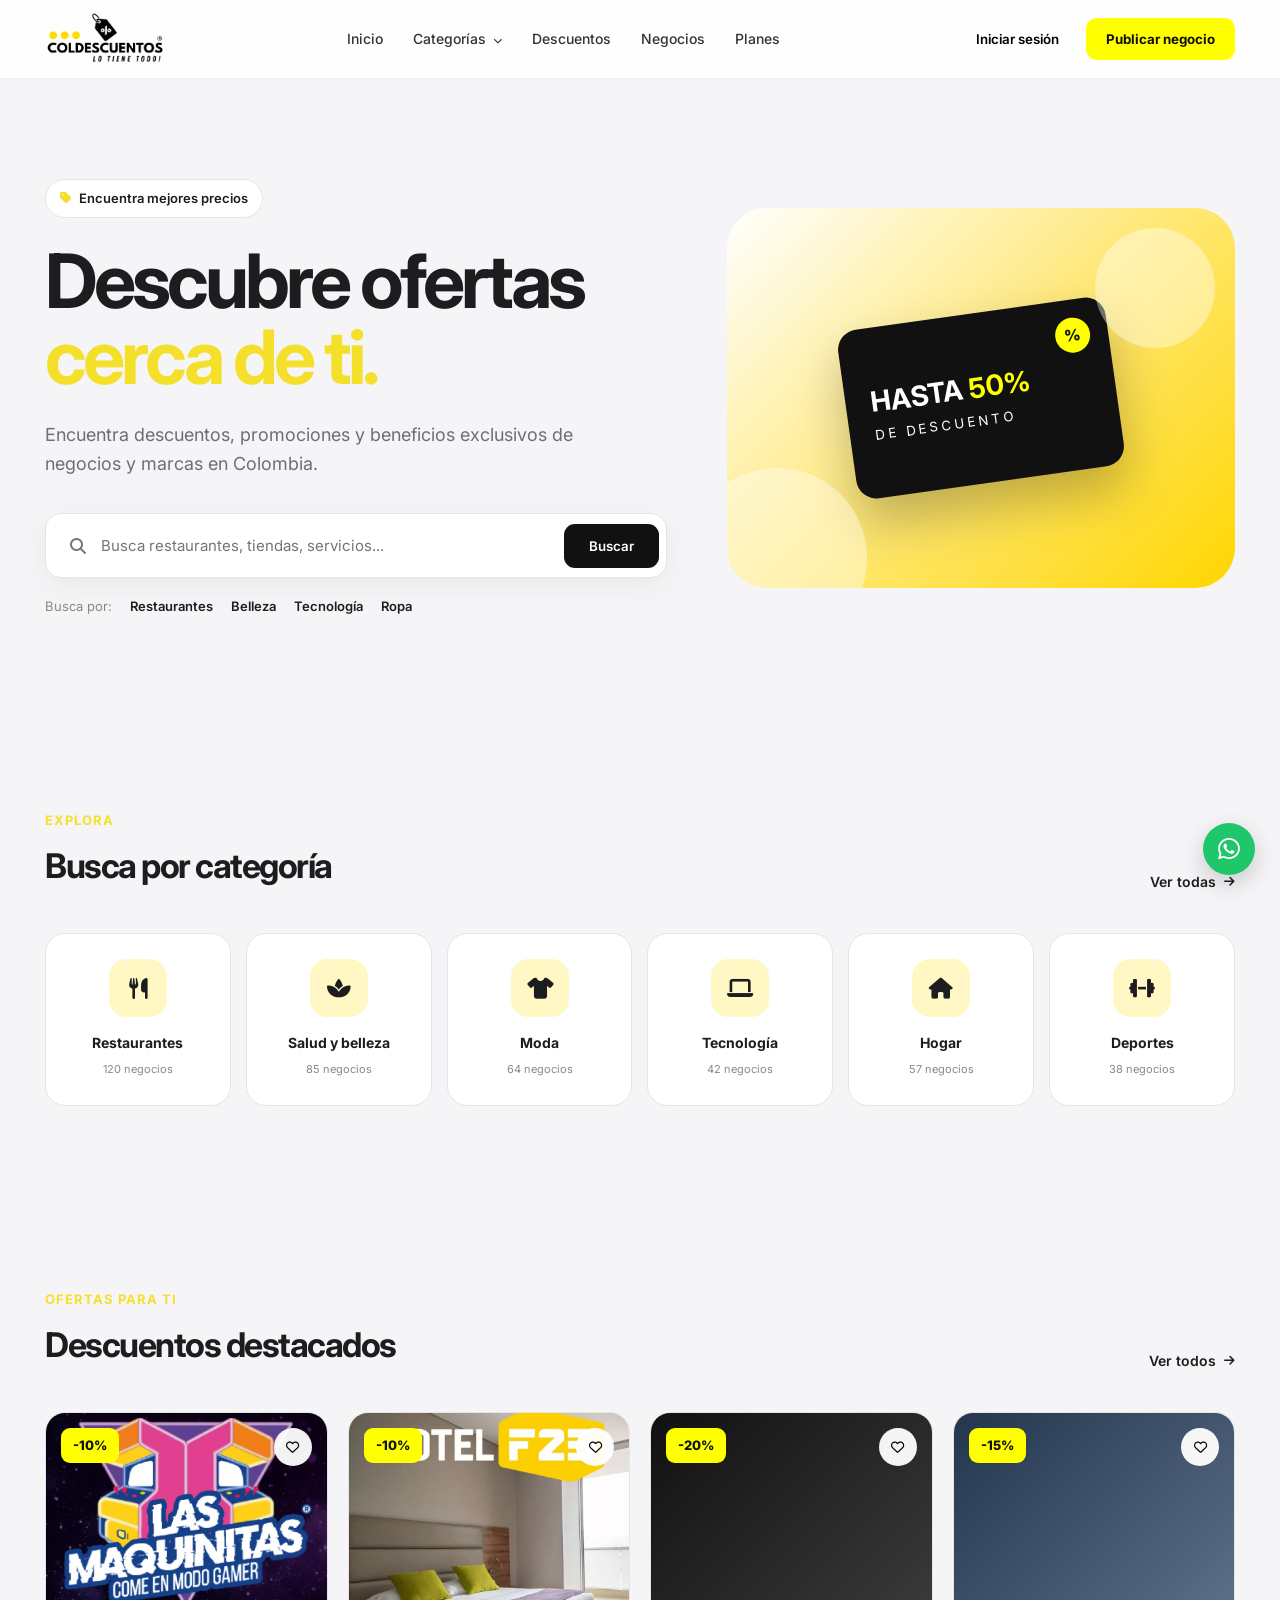
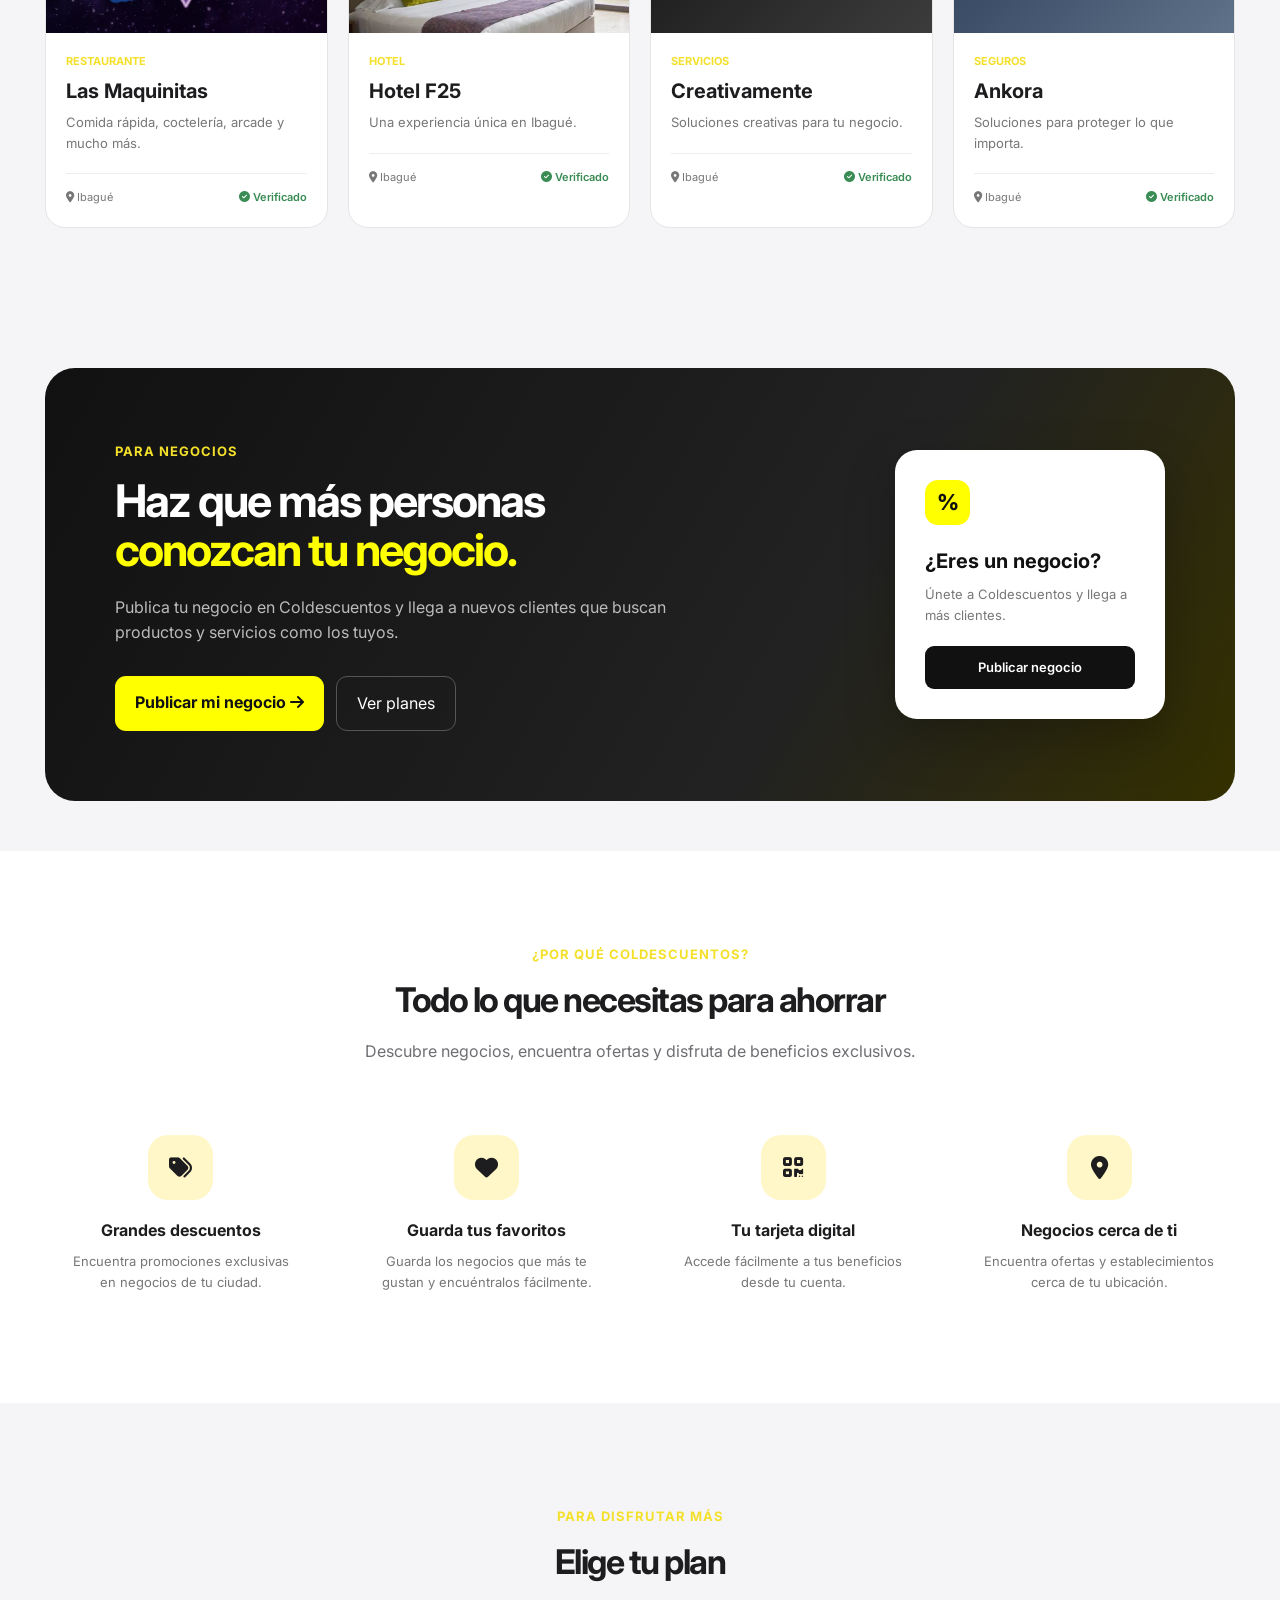
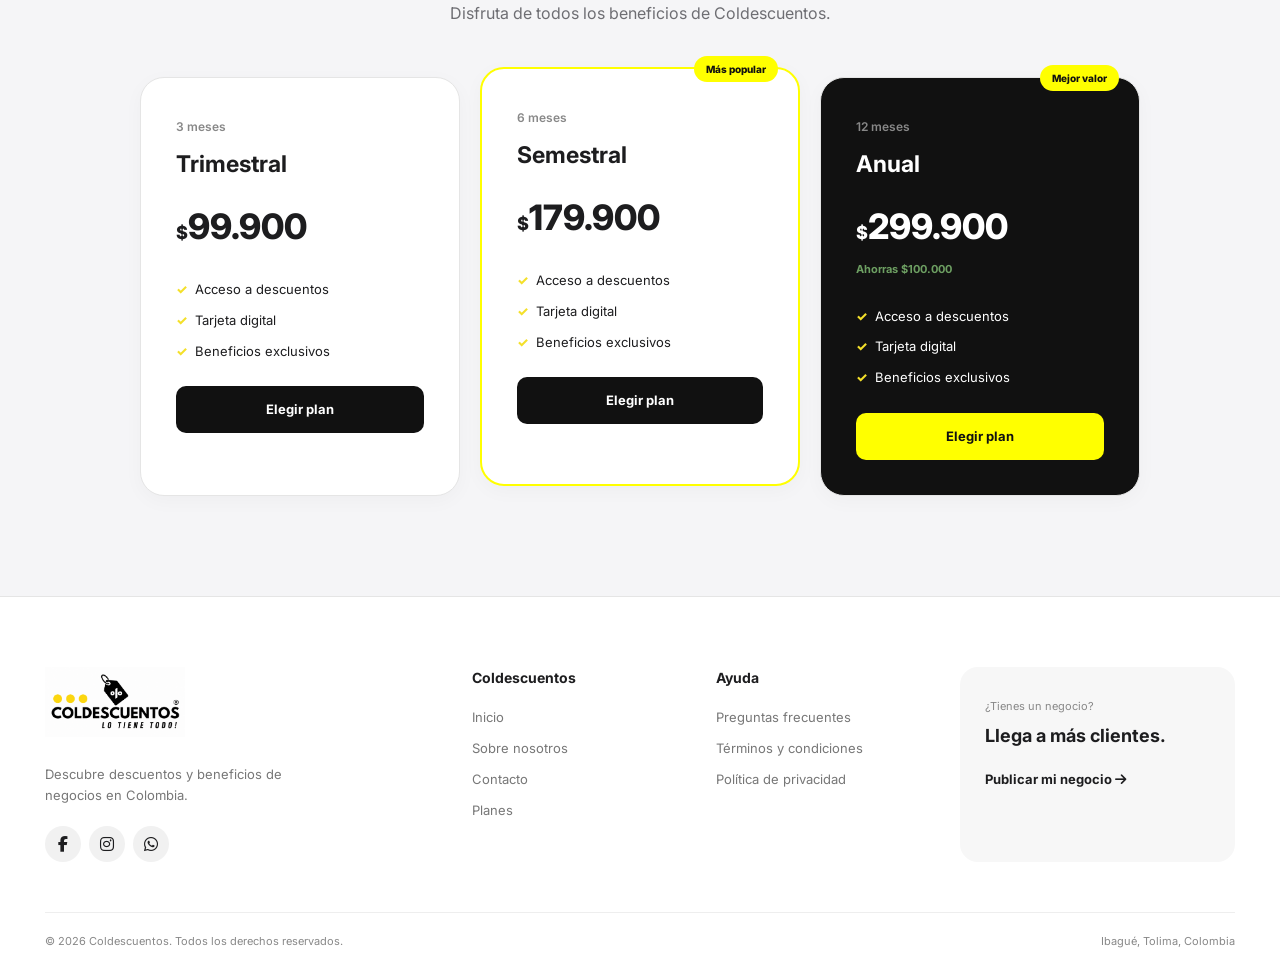
<file: index.html>
<!DOCTYPE html>
<html lang="es">
<head>
    <meta charset="UTF-8">
    <meta name="viewport" content="width=device-width, initial-scale=1.0">

    <title>Coldescuentos | Lo tiene todo</title>

    <link rel="stylesheet" href="style.css">

    <!-- Google Fonts -->
    <link rel="preconnect" href="https://fonts.googleapis.com">
    <link rel="preconnect" href="https://fonts.gstatic.com" crossorigin>
    <link href="https://fonts.googleapis.com/css2?family=Inter:wght@400;500;600;700;800&display=swap" rel="stylesheet">

    <!-- Font Awesome -->
    <link rel="stylesheet"
          href="https://cdnjs.cloudflare.com/ajax/libs/font-awesome/6.5.2/css/all.min.css">
</head>

<body>

<!-- =========================================================
     NAVBAR
========================================================= -->

<header class="navbar home-navbar">

    <div class="nav-container">

       <a href="#" class="logo">

    <img class="logo-image"
        src="logo-coldescuentos-transparente.png"
        alt="Coldescuentos"
    >

</a>


        <nav class="nav-links">

            <a href="#inicio">Inicio</a>

            <a href="#categorias">
                Categorías
                <i class="fa-solid fa-chevron-down"></i>
            </a>

            <a href="descuentos.html">Descuentos</a>

            <a href="#negocios">Negocios</a>

            <a href="#planes">Planes</a>

        </nav>


        <div class="nav-actions">

            <button class="login-button">
                Iniciar sesión
            </button>

            <button class="business-button">

                <a href="publicar-negocio.html">
                    Publicar negocio
                </a>
                
            </button>

        </div>


        <button class="mobile-menu">
            <i class="fa-solid fa-bars"></i>
        </button>

    </div>

</header>



<!-- =========================================================
     HERO
========================================================= -->

<main>

<section class="hero" id="inicio">

    <div class="hero-content">

        <span class="hero-tag">
            <i class="fa-solid fa-tag"></i>
            Encuentra mejores precios
        </span>

        <h1>
            Descubre ofertas
            <span>cerca de ti.</span>
        </h1>

        <p>
            Encuentra descuentos, promociones y beneficios
            exclusivos de negocios y marcas en Colombia.
        </p>


        <!-- SEARCH -->

        <div class="search-box">

            <i class="fa-solid fa-magnifying-glass"></i>

            <input
                type="text"
                placeholder="Busca restaurantes, tiendas, servicios..."
            >

            <button>
                Buscar
            </button>

        </div>


        <div class="hero-links">

            <span>Busca por:</span>

            <a href="#">Restaurantes</a>
            <a href="#">Belleza</a>
            <a href="#">Tecnología</a>
            <a href="#">Ropa</a>

        </div>

    </div>


    <div class="hero-decoration">

        <div class="discount-card">

            <div class="discount-icon">
                %
            </div>

            <strong>
                HASTA
                <span>50%</span>
            </strong>

            <small>
                DE DESCUENTO
            </small>

        </div>

        <div class="floating-circle circle-one"></div>
        <div class="floating-circle circle-two"></div>

    </div>

</section>



<!-- =========================================================
     CATEGORÍAS
========================================================= -->

<section class="section categories-section" id="categorias">

    <div class="section-header">

        <div>
            <span class="section-label">
                Explora
            </span>

            <h2>
                Busca por categoría
            </h2>
        </div>

        <a href="descuentos.html" class="view-all">
            Ver todas
            <i class="fa-solid fa-arrow-right"></i>
        </a>

    </div>


    <div class="categories-grid">

        <a href="#" class="category-card">
            <div class="category-icon restaurant">
                <i class="fa-solid fa-utensils"></i>
            </div>
            <h3>Restaurantes</h3>
            <span>120 negocios</span>
        </a>


        <a href="#" class="category-card">
            <div class="category-icon beauty">
                <i class="fa-solid fa-spa"></i>
            </div>
            <h3>Salud y belleza</h3>
            <span>85 negocios</span>
        </a>


        <a href="#" class="category-card">
            <div class="category-icon fashion">
                <i class="fa-solid fa-shirt"></i>
            </div>
            <h3>Moda</h3>
            <span>64 negocios</span>
        </a>


        <a href="#" class="category-card">
            <div class="category-icon technology">
                <i class="fa-solid fa-laptop"></i>
            </div>
            <h3>Tecnología</h3>
            <span>42 negocios</span>
        </a>


        <a href="#" class="category-card">
            <div class="category-icon home">
                <i class="fa-solid fa-house"></i>
            </div>
            <h3>Hogar</h3>
            <span>57 negocios</span>
        </a>


        <a href="#" class="category-card">
            <div class="category-icon sport">
                <i class="fa-solid fa-dumbbell"></i>
            </div>
            <h3>Deportes</h3>
            <span>38 negocios</span>
        </a>

    </div>

</section>



<!-- =========================================================
     DESCUENTOS DESTACADOS
========================================================= -->

<section class="section discounts-section" id="descuentos">

    <div class="section-header">

        <div>

            <span class="section-label">
                Ofertas para ti
            </span>

            <h2>
                Descuentos destacados
            </h2>

        </div>

        <a href="descuentos.html" class="view-all">
            Ver todos
         <i class="fa-solid fa-arrow-right"></i>
        </a>

    </div>


    <div class="discounts-grid">


        <!-- CARD 1 -->

    <article class="discount-card-item" data-business="maquinitas">
    
        <div class="card-image maquinitas-image">
    
            <span class="discount-badge">
                -10%
            </span>
    
            <button class="favorite">
                <i class="fa-regular fa-heart"></i>
            </button>
    
        </div>
    
        <div class="card-content">
    
            <div class="business-type">
                Restaurante
            </div>
    
            <h3>
                Las Maquinitas
            </h3>
    
            <p>
                Comida rápida, coctelería, arcade y mucho más.
            </p>
    
            <div class="card-bottom">
    
                <span class="location">
                    <i class="fa-solid fa-location-dot"></i>
                    Ibagué
                </span>
    
                <span class="verified">
                    <i class="fa-solid fa-circle-check"></i>
                    Verificado
                </span>
    
            </div>
    
        </div>
    
    </article>



        <!-- CARD 2 -->

        <article class="discount-card-item">

            <div class="card-image hotel-f25-image">

                <span class="discount-badge">
                    -10%
                </span>

                <button class="favorite">
                    <i class="fa-regular fa-heart"></i>
                </button>

            </div>

            <div class="card-content">

                <div class="business-type">
                    Hotel
                </div>

                <h3>
                    Hotel F25
                </h3>

                <p>
                    Una experiencia única en Ibagué.
                </p>

                <div class="card-bottom">

                    <span class="location">
                        <i class="fa-solid fa-location-dot"></i>
                        Ibagué
                    </span>

                    <span class="verified">
                        <i class="fa-solid fa-circle-check"></i>
                        Verificado
                    </span>

                </div>

            </div>

        </article>



        <!-- CARD 3 -->

        <article class="discount-card-item">

            <div class="card-image image-three">

                <span class="discount-badge">
                    -20%
                </span>

                <button class="favorite">
                    <i class="fa-regular fa-heart"></i>
                </button>

            </div>

            <div class="card-content">

                <div class="business-type">
                    Servicios
                </div>

                <h3>
                    Creativamente
                </h3>

                <p>
                    Soluciones creativas para tu negocio.
                </p>

                <div class="card-bottom">

                    <span class="location">
                        <i class="fa-solid fa-location-dot"></i>
                        Ibagué
                    </span>

                    <span class="verified">
                        <i class="fa-solid fa-circle-check"></i>
                        Verificado
                    </span>

                </div>

            </div>

        </article>



        <!-- CARD 4 -->

        <article class="discount-card-item">

            <div class="card-image image-four">

                <span class="discount-badge">
                    -15%
                </span>

                <button class="favorite">
                    <i class="fa-regular fa-heart"></i>
                </button>

            </div>

            <div class="card-content">

                <div class="business-type">
                    Seguros
                </div>

                <h3>
                    Ankora
                </h3>

                <p>
                    Soluciones para proteger lo que importa.
                </p>

                <div class="card-bottom">

                    <span class="location">
                        <i class="fa-solid fa-location-dot"></i>
                        Ibagué
                    </span>

                    <span class="verified">
                        <i class="fa-solid fa-circle-check"></i>
                        Verificado
                    </span>

                </div>

            </div>

        </article>

    </div>

</section>



<!-- =========================================================
     CTA NEGOCIOS
========================================================= -->

<section class="business-cta" id="negocios">

    <div class="business-cta-content">

        <span class="section-label">
            Para negocios
        </span>

        <h2>
            Haz que más personas
            <span>conozcan tu negocio.</span>
        </h2>

        <p>
            Publica tu negocio en Coldescuentos y llega a nuevos
            clientes que buscan productos y servicios como los tuyos.
        </p>

        <div class="cta-buttons">

            <a href="publicar-negocio.html" class="primary-button">
                Publicar mi negocio
                <i class="fa-solid fa-arrow-right"></i>
            </a>

            <a href="#planes" class="secondary-button">
                Ver planes
            </a>

        </div>

    </div>


    <div class="business-cta-card">

        <div class="mini-logo">
            %
        </div>

        <strong>
            ¿Eres un negocio?
        </strong>

        <span>
            Únete a Coldescuentos
            y llega a más clientes.
        </span>

        <a href="publicar-negocio.html" class="publish-button">
            Publicar negocio
        </a>

    </div>

</section>



<!-- =========================================================
     BENEFICIOS
========================================================= -->

<section class="section benefits-section">

    <div class="section-header centered">

        <span class="section-label">
            ¿Por qué Coldescuentos?
        </span>

        <h2>
            Todo lo que necesitas para ahorrar
        </h2>

        <p>
            Descubre negocios, encuentra ofertas y disfruta
            de beneficios exclusivos.
        </p>

    </div>


    <div class="benefits-grid">

        <div class="benefit">

            <div class="benefit-icon">
                <i class="fa-solid fa-tags"></i>
            </div>

            <h3>
                Grandes descuentos
            </h3>

            <p>
                Encuentra promociones exclusivas
                en negocios de tu ciudad.
            </p>

        </div>


        <div class="benefit">

            <div class="benefit-icon">
                <i class="fa-solid fa-heart"></i>
            </div>

            <h3>
                Guarda tus favoritos
            </h3>

            <p>
                Guarda los negocios que más te gustan
                y encuéntralos fácilmente.
            </p>

        </div>


        <div class="benefit">

            <div class="benefit-icon">
                <i class="fa-solid fa-qrcode"></i>
            </div>

            <h3>
                Tu tarjeta digital
            </h3>

            <p>
                Accede fácilmente a tus beneficios
                desde tu cuenta.
            </p>

        </div>


        <div class="benefit">

            <div class="benefit-icon">
                <i class="fa-solid fa-location-dot"></i>
            </div>

            <h3>
                Negocios cerca de ti
            </h3>

            <p>
                Encuentra ofertas y establecimientos
                cerca de tu ubicación.
            </p>

        </div>

    </div>

</section>



<!-- =========================================================
     PLANES
========================================================= -->

<section class="plans-section" id="planes">

    <div class="section-header centered">

        <span class="section-label">
            Para disfrutar más
        </span>

        <h2>
            Elige tu plan
        </h2>

        <p>
            Disfruta de todos los beneficios de Coldescuentos.
        </p>

    </div>


    <div class="plans-grid">


        <div class="plan-card">

            <span class="plan-duration">
                3 meses
            </span>

            <h3>
                Trimestral
            </h3>

            <div class="price">
                <small>$</small>99.900
            </div>

            <ul>
                <li>Acceso a descuentos</li>
                <li>Tarjeta digital</li>
                <li>Beneficios exclusivos</li>
            </ul>

            <a href="#">
                Elegir plan
            </a>

        </div>



        <div class="plan-card popular">

            <span class="popular-label">
                Más popular
            </span>

            <span class="plan-duration">
                6 meses
            </span>

            <h3>
                Semestral
            </h3>

            <div class="price">
                <small>$</small>179.900
            </div>

            <ul>
                <li>Acceso a descuentos</li>
                <li>Tarjeta digital</li>
                <li>Beneficios exclusivos</li>
            </ul>

            <a href="#">
                Elegir plan
            </a>

        </div>



        <div class="plan-card best-value">

            <span class="best-label">
                Mejor valor
            </span>

            <span class="plan-duration">
                12 meses
            </span>

            <h3>
                Anual
            </h3>

            <div class="price">
                <small>$</small>299.900
            </div>

            <span class="saving">
                Ahorras $100.000
            </span>

            <ul>
                <li>Acceso a descuentos</li>
                <li>Tarjeta digital</li>
                <li>Beneficios exclusivos</li>
            </ul>

            <a href="#">
                Elegir plan
            </a>

        </div>

    </div>

</section>



<!-- =========================================================
     FOOTER
========================================================= -->

<footer class="footer">

    <div class="footer-main">

        <div class="footer-brand">

            <a href="#" class="logo footer-logo">

                <img src="logo-coldescuentos.png">

            </a>

            <p>
                Descubre descuentos y beneficios
                de negocios en Colombia.
            </p>


            <div class="socials">

                <a href="#">
                    <i class="fa-brands fa-facebook-f"></i>
                </a>

                <a href="#">
                    <i class="fa-brands fa-instagram"></i>
                </a>

                <a href="#">
                    <i class="fa-brands fa-whatsapp"></i>
                </a>

            </div>

        </div>


        <div class="footer-column">

            <h3>
                Coldescuentos
            </h3>

            <a href="#">Inicio</a>
            <a href="#">Sobre nosotros</a>
            <a href="#">Contacto</a>
            <a href="#">Planes</a>

        </div>


        <div class="footer-column">

            <h3>
                Ayuda
            </h3>

            <a href="#">Preguntas frecuentes</a>
            <a href="#">Términos y condiciones</a>
            <a href="#">Política de privacidad</a>

        </div>


        <div class="footer-business">

            <span>
                ¿Tienes un negocio?
            </span>

            <h3>
                Llega a más clientes.
            </h3>

            <a href="#">
                Publicar mi negocio
                <i class="fa-solid fa-arrow-right"></i>
            </a>

        </div>

    </div>


    <div class="footer-bottom">

        <span>
            © 2026 Coldescuentos. Todos los derechos reservados.
        </span>

        <span>
            Ibagué, Tolima, Colombia
        </span>

    </div>

</footer>


<!-- =========================================================
     WHATSAPP
========================================================= -->

<a href="#" class="whatsapp-button">
    <i class="fa-brands fa-whatsapp"></i>
</a>

<!-- =========================================================
     MODAL INICIO DE SESIÓN
========================================================= -->

<div class="login-modal" id="loginModal">

    <div class="login-modal-overlay"></div>

    <div class="login-modal-container">

        <!-- BOTÓN CERRAR -->
        <button class="login-modal-close" id="closeLoginModal">
            <i class="fa-solid fa-xmark"></i>
        </button>

        <!-- LADO IZQUIERDO -->
        <div class="login-form-section">

            <div class="login-logo">
                <img src="logo-coldescuentos.png">
            </div>

            <div class="login-heading">
                <h2>Inicia sesión</h2>

                <p>
                    Accede a tu cuenta y disfruta
                    de todos los beneficios.
                </p>
            </div>

            <!-- GOOGLE -->
            <button class="google-button" type="button">
                <span class="google-icon">G</span>
                <span>Continuar con Google</span>
            </button>

            <div class="login-divider">
                <span>o continúa con tu correo</span>
            </div>

            <!-- FORMULARIO -->
            <p class="profile-login-note" style="font-size: 12px; color: #777; margin-bottom: 16px;">Vista previa: Entrar abre Mi perfil de demostración. No se valida ni se guarda la contraseña.</p>

            <form class="login-form">

                <div class="form-group">

                    <label for="login-email">
                        Correo electrónico
                    </label>

                    <div class="input-wrapper">

                        <i class="fa-regular fa-envelope"></i>

                        <input
                            type="email"
                            id="login-email"
                            placeholder="Ingresa tu correo electrónico"
                        >

                    </div>

                </div>


                <div class="form-group">

                    <label for="login-password">
                        Contraseña
                    </label>

                    <div class="input-wrapper">

                        <i class="fa-solid fa-lock"></i>

                        <input
                            type="password"
                            id="login-password"
                            placeholder="Ingresa tu contraseña"
                        >

                        <button
                            type="button"
                            class="toggle-password"
                            id="togglePassword"
                        >
                            <i class="fa-regular fa-eye"></i>
                        </button>

                    </div>

                </div>


                <div class="forgot-password">
                    <a href="#">¿Olvidaste tu contraseña?</a>
                </div>


                <button
                    type="button"
                    class="login-submit"
                >
                    Entrar
                </button>

            </form>


            <!-- REGISTRO GOOGLE -->
            <button class="google-button register-google" type="button">

                <span class="google-icon">G</span>

                <span>Registrarse con Google</span>

            </button>


            <div class="register-text">

                <span>¿No tienes una cuenta?</span>

                <a href="#">
                    Regístrate aquí
                </a>

            </div>

        </div>


        <!-- LADO DERECHO -->
        <div class="login-image-section">

            <div class="login-image-content">

            </div>

        </div>

    </div>

</div>

  <!-- =====================================================
         MODAL VENTANA ANUNCIOS
    ====================================================== -->

<div class="business-modal home-business-modal" id="businessModal">

    <div class="business-modal-overlay" id="businessModalOverlay"></div>

    <div class="business-modal-container">

        <button class="business-modal-close" id="businessModalClose">
            <i class="fa-solid fa-xmark"></i>
        </button>

        <div class="business-modal-content">


            <div class="business-modal-left">


                <div class="business-modal-gallery">

                    <div class="business-main-image">

                        <img id="businessMainImage" src="img/negocios/maquinitas/logo-maquinitas.webp"
                            alt="Las Maquinitas">

                        <button class="gallery-arrow gallery-prev" id="galleryPrev">
                            <i class="fa-solid fa-chevron-left"></i>
                        </button>

                        <button class="gallery-arrow gallery-next" id="galleryNext">
                            <i class="fa-solid fa-chevron-right"></i>
                        </button>

                        <div class="gallery-counter">
                            <span id="currentImage">1</span> /
                            <span id="totalImages">12</span>
                        </div>

                    </div>


                    <!-- MINIATURAS -->
                    <div class="business-gallery-images" id="businessGalleryImages">

                        <button class="business-gallery-item active" data-image="0">
                            <img src="img/negocios/maquinitas/logo-maquinitas.webp" alt="Las Maquinitas 1">
                        </button>

                        <button class="business-gallery-item" data-image="1">
                            <img src="img/negocios/maquinitas/1.webp" alt="Las Maquinitas 2">
                        </button>

                        <button class="business-gallery-item" data-image="2">
                            <img src="img/negocios/maquinitas/2.webp" alt="Las Maquinitas 3">
                        </button>

                        <button class="business-gallery-item" data-image="3">
                            <img src="img/negocios/maquinitas/3.webp" alt="Las Maquinitas 4">
                        </button>

                        <button class="business-gallery-item" data-image="4">
                            <img src="img/negocios/maquinitas/4.webp" alt="Las Maquinitas 5">
                        </button>

                        <button class="business-gallery-item" data-image="5">
                            <img src="img/negocios/maquinitas/5.webp" alt="Las Maquinitas 6">
                        </button>

                        <button class="business-gallery-item" data-image="6">
                            <img src="img/negocios/maquinitas/6.webp" alt="Las Maquinitas 7">
                        </button>

                        <button class="business-gallery-item" data-image="7">
                            <img src="img/negocios/maquinitas/7.webp" alt="Las Maquinitas 8">
                        </button>

                        <button class="business-gallery-item" data-image="8">
                            <img src="img/negocios/maquinitas/8.webp" alt="Las Maquinitas 9">
                        </button>

                        <button class="business-gallery-item" data-image="9">
                            <img src="img/negocios/maquinitas/9.webp" alt="Las Maquinitas 10">
                        </button>

                        <button class="business-gallery-item" data-image="10">
                            <img src="img/negocios/maquinitas/10.webp" alt="Las Maquinitas 11">
                        </button>

                        <button class="business-gallery-item" data-image="11">
                            <img src="img/negocios/maquinitas/11.webp" alt="Las Maquinitas 12">
                        </button>

                    </div>

                </div>




            </div>



            <div class="business-modal-right">

                <div class="business-modal-header">

                    <div class="business-modal-title-row">

                        <h2 id="modalBusinessName">
                            Las Maquinitas
                        </h2>

                        <span class="business-modal-verified">
                            <i class="fa-solid fa-circle-check"></i>
                            Anuncio verificado
                        </span>

                    </div>


                    <div class="business-modal-meta">

                        <span>
                            <i class="fa-solid fa-location-dot"></i>
                            <span id="modalBusinessLocation">Ibagué</span>
                        </span>

                        <span>
                            <i class="fa-solid fa-tag"></i>
                            <span id="modalBusinessCategory">Restaurante</span>
                        </span>

                        <span class="business-modal-rating">
                            <i class="fa-solid fa-star"></i>
                            4.8 (45 reseñas)
                        </span>

                    </div>

                </div>


                <div class="business-description-section">

                    <p class="business-modal-description" id="modalBusinessDescription">
                        Comida rápida, coctelería, arcade y mucho más.
                        Un espacio diferente para disfrutar con amigos,
                        compartir y vivir una experiencia llena de diversión.
                    </p>

                    <button class="business-read-more">
                        Ver más...
                    </button>

                </div>


                <!-- DESCUENTO -->
                <div class="business-discount-box">

                    <div class="business-discount-icon">
                        <i class="fa-solid fa-ticket"></i>
                    </div>


                    <div class="business-discount-info">

                        <div class="business-discount-title">

                            <strong id="modalDiscount">
                                10%
                            </strong>

                            <span>
                                DE DESCUENTO
                            </span>

                        </div>

                        <p>
                            Presenta tu tarjeta o QR COLDESCUENTOS
                            para obtener este descuento.
                        </p>

                    </div>


                    <button class="business-coupon-button">
                        <i class="fa-solid fa-qrcode"></i>
                        Ver QR
                    </button>

                </div>


                <!-- CARACTERÍSTICAS -->
                <div class="business-features">

                    <div class="business-feature">
                        <i class="fa-solid fa-gamepad"></i>
                        <span>Arcade</span>
                    </div>

                    <div class="business-feature">
                        <i class="fa-solid fa-utensils"></i>
                        <span>Comida rápida</span>
                    </div>

                    <div class="business-feature">
                        <i class="fa-solid fa-martini-glass"></i>
                        <span>Coctelería</span>
                    </div>

                </div>


                <div class="business-modal-actions">

                    <a href="#" class="business-action">
                        <i class="fa-brands fa-whatsapp"></i>
                        WhatsApp
                    </a>

                    <a href="#" class="business-action">
                        <i class="fa-solid fa-phone"></i>
                        Llamar
                    </a>

                    <a href="#" class="business-action">
                        <i class="fa-brands fa-instagram"></i>
                        Instagram
                    </a>

                    <a href="#" class="business-action">
                        <i class="fa-brands fa-facebook-f"></i>
                        Facebook
                    </a>

                    <button class="business-action business-save">
                        <i class="fa-regular fa-heart"></i>
                        Guardar
                    </button>

                </div>


                <div class="business-hours-box">

                    <h3>
                        <i class="fa-regular fa-clock"></i>
                        Horarios
                    </h3>

                    <div class="business-hours-list">

                        <div>
                            <span>Lunes - Jueves</span>
                            <strong>2:00 PM - 11:00 PM</strong>
                        </div>

                        <div>
                            <span>Viernes - Sábado</span>
                            <strong>2:00 PM - 1:00 AM</strong>
                        </div>

                        <div>
                            <span>Domingo</span>
                            <strong>2:00 PM - 10:00 PM</strong>
                        </div>

                    </div>

                </div>

            </div>

            <!-- UBICACIÓN -->
            <div class="business-location-box business-location-wide">

                <h3>
                    <i class="fa-solid fa-location-dot"></i>
                    Ubicación
                </h3>

                <p id="modalBusinessAddress">
                    Ibagué, Tolima
                </p>

                <div class="business-map">
                    Mapa con la ubicación del negocio
                </div>

            </div>

        </div>

    </div>
</div>


</main>

<!-- =========================================================
     JAVASCRIPT
========================================================= -->

<script>

    const loginButton = document.querySelector(".login-button");
    const loginModal = document.getElementById("loginModal");
    const closeLoginModal = document.getElementById("closeLoginModal");
    const loginOverlay = document.querySelector(".login-modal-overlay");

    const togglePassword = document.getElementById("togglePassword");
    const passwordInput = document.getElementById("login-password");


    loginButton.addEventListener("click", () => {

        loginModal.classList.add("active");

        document.body.style.overflow = "hidden";

    });


    function closeModal() {

        loginModal.classList.remove("active");

        document.body.style.overflow = "";

    }


    closeLoginModal.addEventListener("click", closeModal);

    loginOverlay.addEventListener("click", closeModal);


    document.addEventListener("keydown", (event) => {

        if (
            event.key === "Escape" &&
            loginModal.classList.contains("active")
        ) {

            closeModal();

        }

    });


    togglePassword.addEventListener("click", () => {

        const isPassword =
            passwordInput.type === "password";

        passwordInput.type =
            isPassword ? "text" : "password";


        togglePassword.innerHTML = isPassword
            ? '<i class="fa-regular fa-eye-slash"></i>'
            : '<i class="fa-regular fa-eye"></i>';

    });

</script>

<script src="index.js"></script>
<script src="perfil-acceso.js"></script>

</body>
</html>
</file>
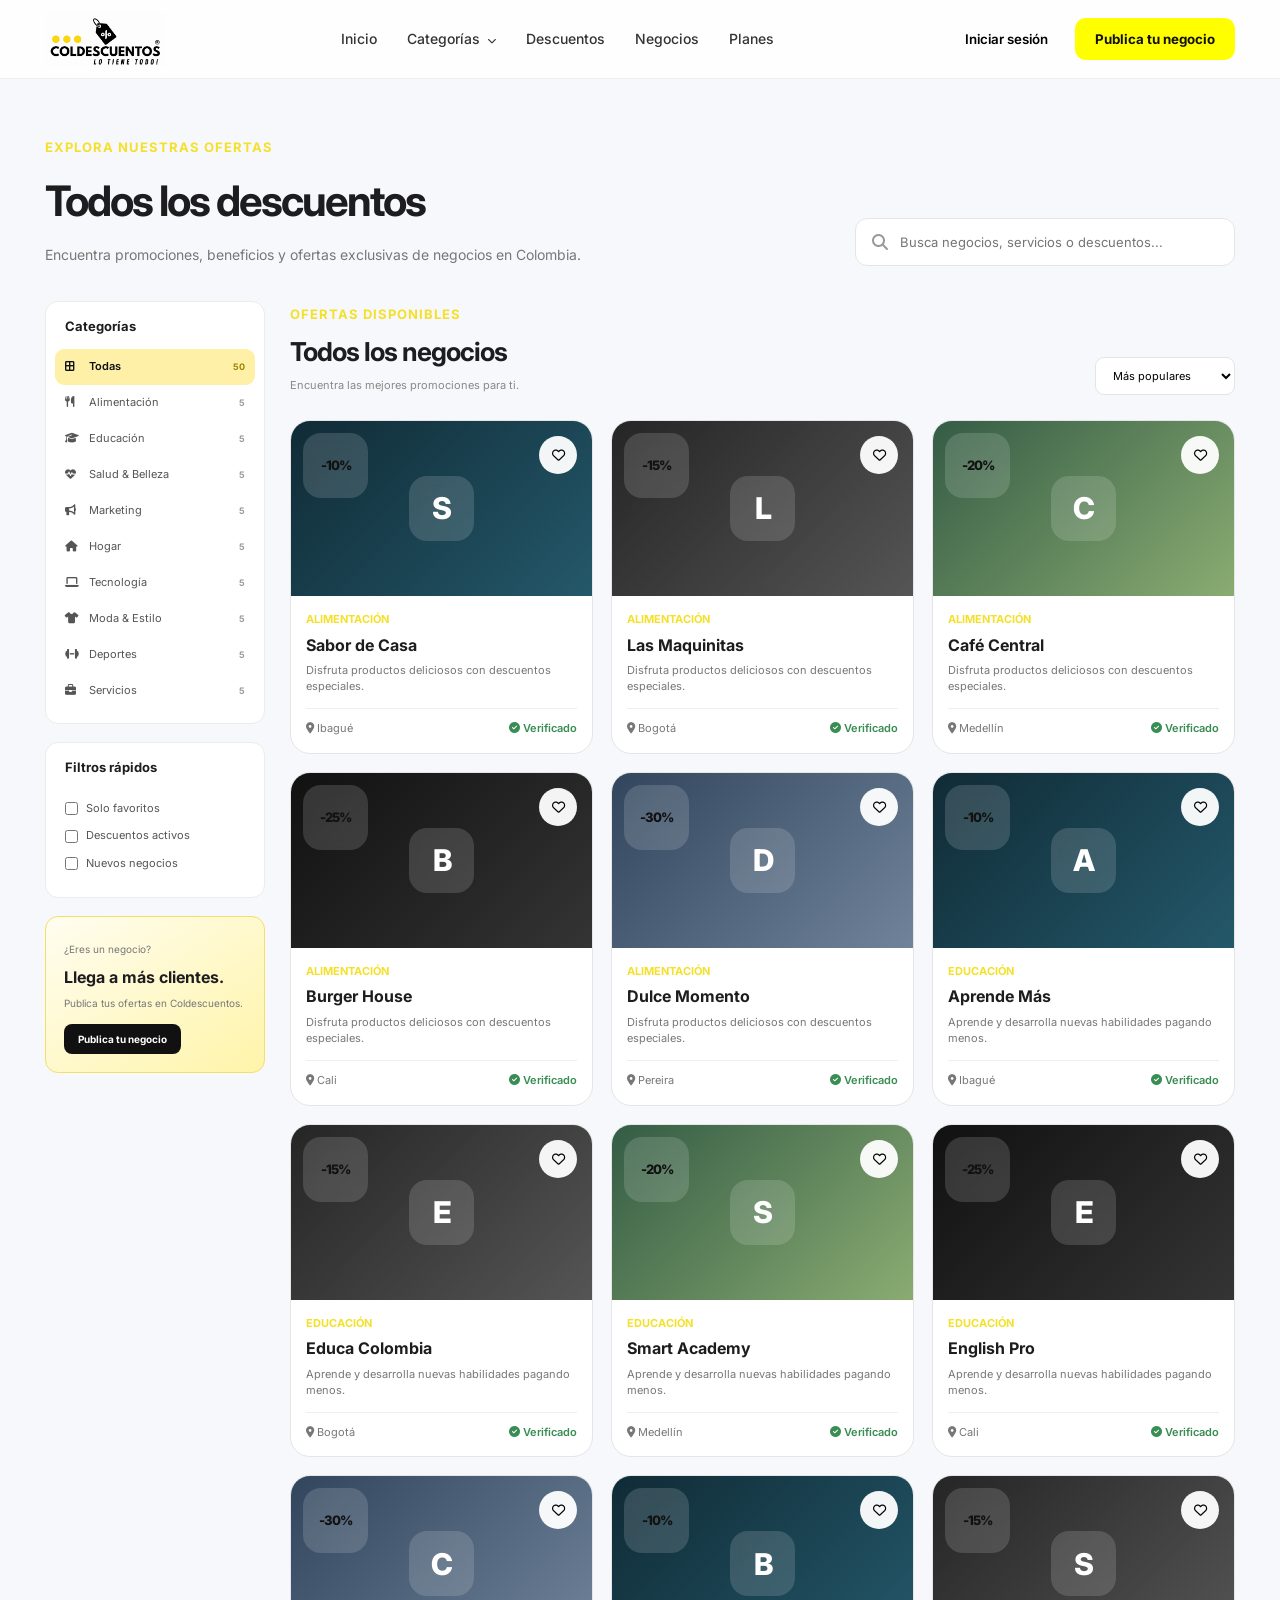
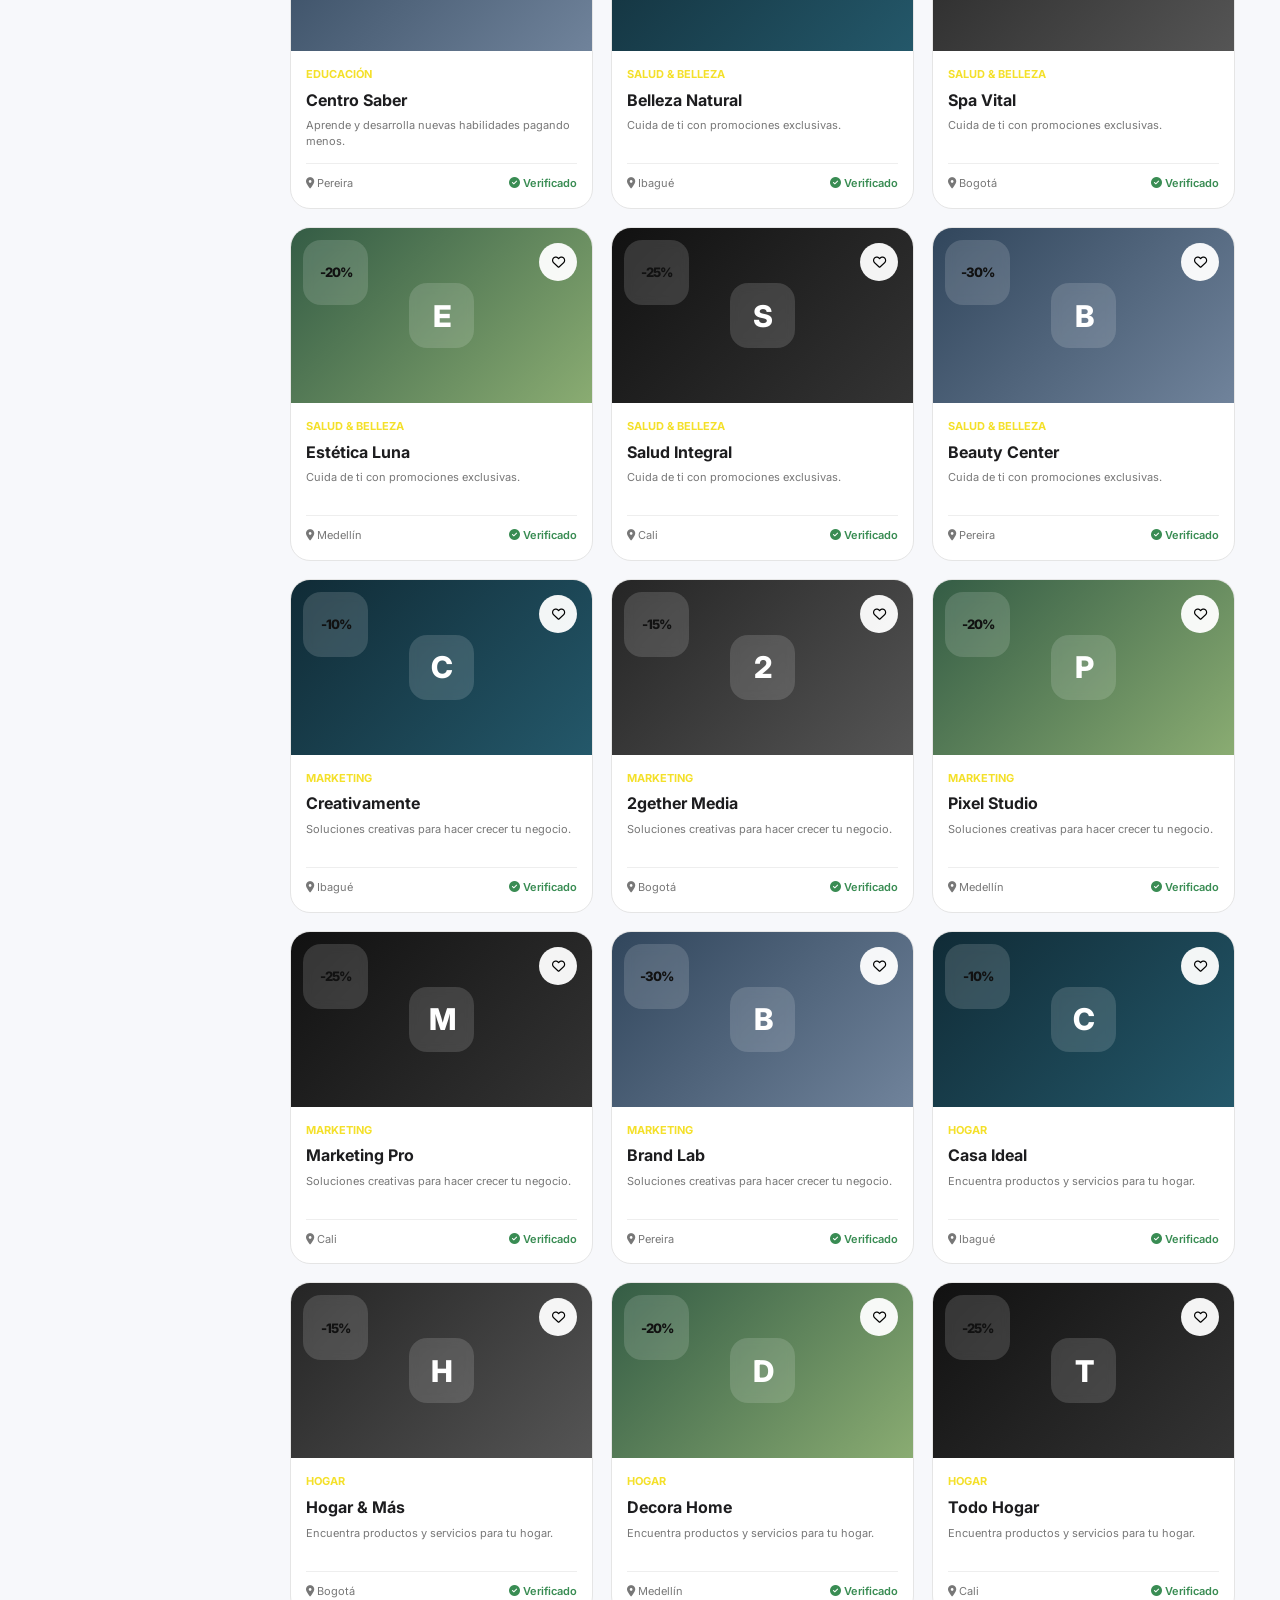
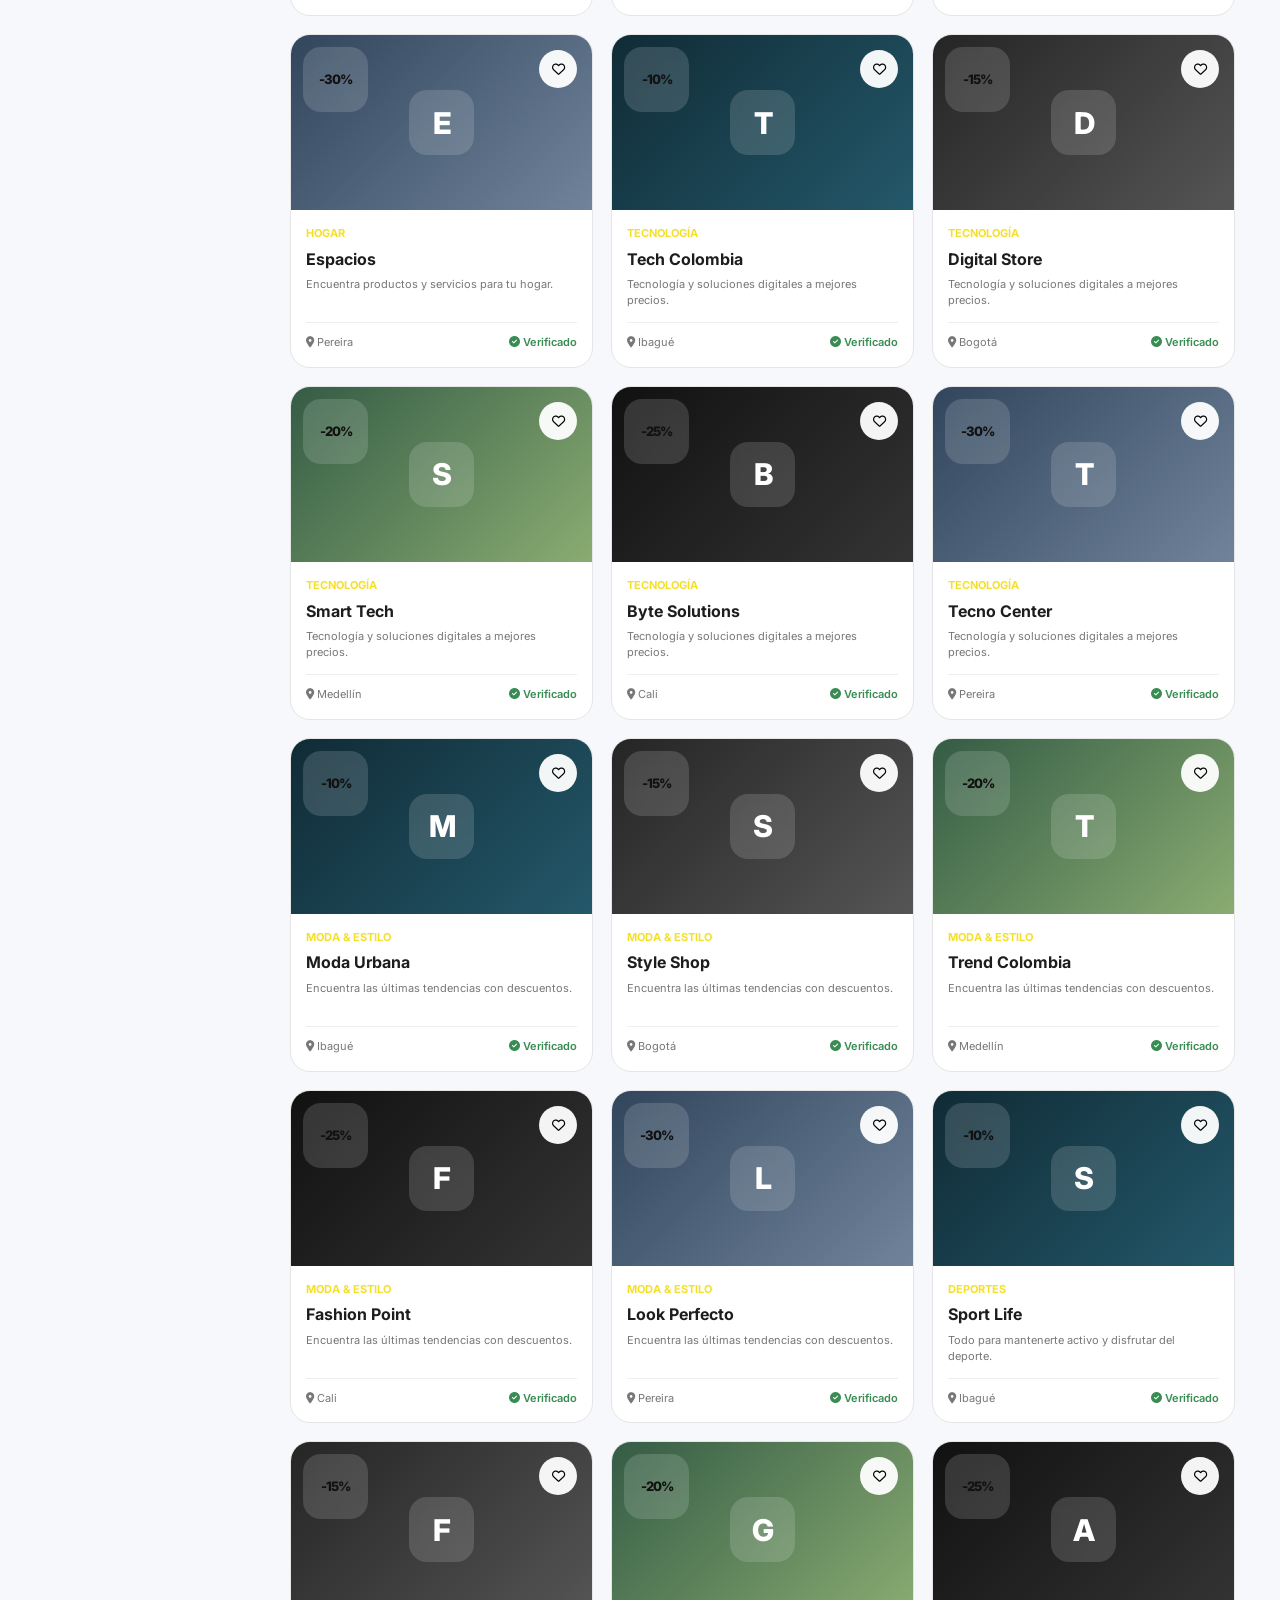
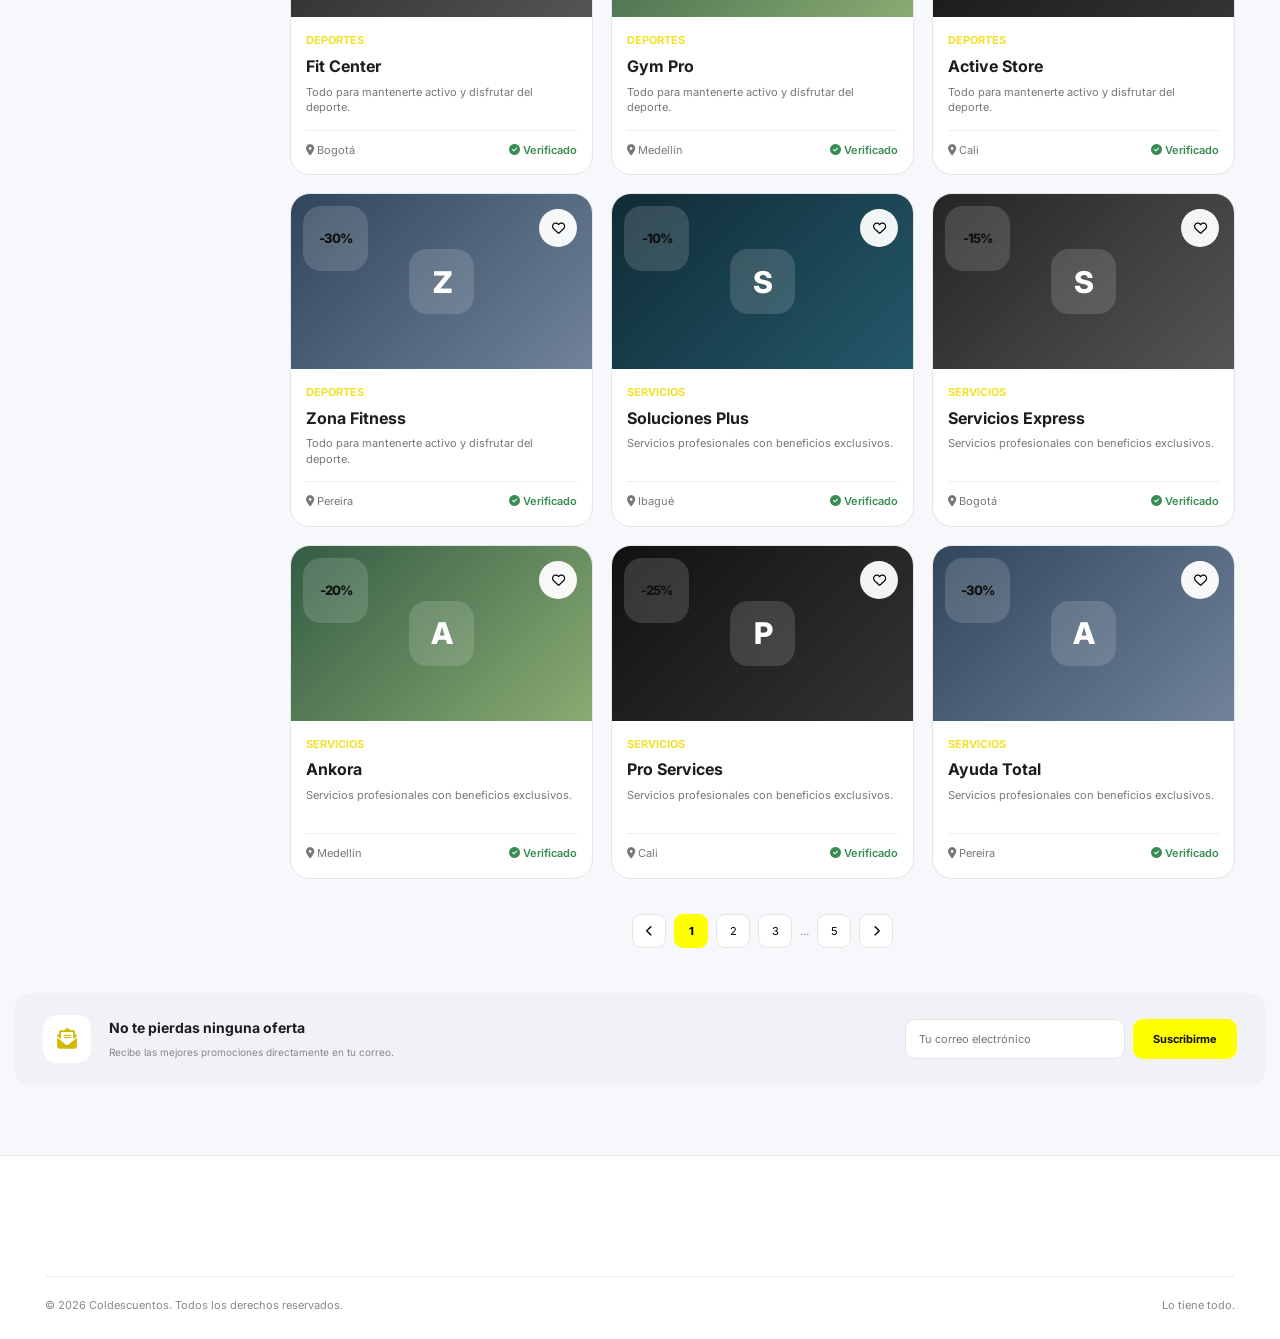
<file: descuentos.html>
<!DOCTYPE html>
<html lang="es">

<head>

    <meta charset="UTF-8">

    <meta name="viewport"
          content="width=device-width, initial-scale=1.0">

    <title>Coldescuentos | Todos los descuentos</title>

    <link rel="stylesheet" href="style.css">
    <link rel="stylesheet" href="descuentos.css">

    <link rel="preconnect"
          href="https://fonts.googleapis.com">

    <link rel="preconnect"
          href="https://fonts.gstatic.com"
          crossorigin>

    <link href="https://fonts.googleapis.com/css2?family=Inter:wght@400;500;600;700;800&display=swap"
          rel="stylesheet">

    <link rel="stylesheet"
          href="https://cdnjs.cloudflare.com/ajax/libs/font-awesome/6.5.2/css/all.min.css">

</head>


<body>

<header class="navbar">

    <div class="nav-container">

        <a href="index.html" class="logo">

            <img src="logo-coldescuentos.png"
                 alt="Coldescuentos">

        </a>


        <nav class="nav-links">

            <a href="index.html">
                Inicio
            </a>

            <a href="index.html#categorias">
                Categorías
                <i class="fa-solid fa-chevron-down"></i>
            </a>

            <a href="descuentos.html"
               class="active">
                Descuentos
            </a>

            <a href="index.html#negocios">
                Negocios
            </a>

            <a href="index.html#planes">
                Planes
            </a>

        </nav>


        <div class="nav-actions">

            <button class="login-button">
                Iniciar sesión
            </button>

            <button class="business-button">
                Publica tu negocio
            </button>

        </div>


        <button class="mobile-menu">

            <i class="fa-solid fa-bars"></i>

        </button>

    </div>

</header>


<main class="all-discounts-page">


    <!-- =====================================================
         ENCABEZADO
    ====================================================== -->

    <section class="discounts-hero">

        <div>

            <span class="section-label">
                Explora nuestras ofertas
            </span>

            <h1>
                Todos los descuentos
            </h1>

            <p>
                Encuentra promociones, beneficios y ofertas
                exclusivas de negocios en Colombia.
            </p>

        </div>


        <div class="discounts-search">

            <i class="fa-solid fa-magnifying-glass"></i>

            <input
                type="text"
                id="searchDiscount"
                placeholder="Busca negocios, servicios o descuentos..."
            >

        </div>

    </section>



    <!-- =====================================================
         CONTENIDO
    ====================================================== -->

    <section class="discounts-browser">


        <!-- =================================================
             SIDEBAR
        ================================================== -->

        <aside class="discounts-sidebar">


            <div class="sidebar-box">

                <h3>
                    Categorías
                </h3>


                <div class="category-filter active"
                     data-category="Todas">

                    <span>
                        <i class="fa-solid fa-border-all"></i>
                        Todas
                    </span>

                    <strong>50</strong>

                </div>


                <div class="category-filter"
                     data-category="Alimentación">

                    <span>
                        <i class="fa-solid fa-utensils"></i>
                        Alimentación
                    </span>

                    <strong>5</strong>

                </div>


                <div class="category-filter"
                     data-category="Educación">

                    <span>
                        <i class="fa-solid fa-graduation-cap"></i>
                        Educación
                    </span>

                    <strong>5</strong>

                </div>


                <div class="category-filter"
                     data-category="Salud & Belleza">

                    <span>
                        <i class="fa-solid fa-heart-pulse"></i>
                        Salud & Belleza
                    </span>

                    <strong>5</strong>

                </div>


                <div class="category-filter"
                     data-category="Marketing">

                    <span>
                        <i class="fa-solid fa-bullhorn"></i>
                        Marketing
                    </span>

                    <strong>5</strong>

                </div>


                <div class="category-filter"
                     data-category="Hogar">

                    <span>
                        <i class="fa-solid fa-house"></i>
                        Hogar
                    </span>

                    <strong>5</strong>

                </div>


                <div class="category-filter"
                     data-category="Tecnología">

                    <span>
                        <i class="fa-solid fa-laptop"></i>
                        Tecnología
                    </span>

                    <strong>5</strong>

                </div>


                <div class="category-filter"
                     data-category="Moda & Estilo">

                    <span>
                        <i class="fa-solid fa-shirt"></i>
                        Moda & Estilo
                    </span>

                    <strong>5</strong>

                </div>


                <div class="category-filter"
                     data-category="Deportes">

                    <span>
                        <i class="fa-solid fa-dumbbell"></i>
                        Deportes
                    </span>

                    <strong>5</strong>

                </div>


                <div class="category-filter"
                     data-category="Servicios">

                    <span>
                        <i class="fa-solid fa-briefcase"></i>
                        Servicios
                    </span>

                    <strong>5</strong>

                </div>

            </div>


            <!-- Filtros -->

            <div class="sidebar-box quick-filters">

                <h3>
                    Filtros rápidos
                </h3>


                <label>

                    <input type="checkbox">

                    Solo favoritos

                </label>


                <label>

                    <input type="checkbox">

                    Descuentos activos

                </label>


                <label>

                    <input type="checkbox">

                    Nuevos negocios

                </label>

            </div>


            <div class="sidebar-business">

                <span>
                    ¿Eres un negocio?
                </span>

                <h3>
                    Llega a más clientes.
                </h3>

                <p>
                    Publica tus ofertas en Coldescuentos.
                </p>

                <button>
                    Publica tu negocio
                </button>

            </div>

        </aside>



        <!-- =================================================
             RESULTADOS
        ================================================== -->

        <div class="discounts-results">


            <div class="results-header">

                <div>

                    <span class="section-label">
                        Ofertas disponibles
                    </span>

                    <h2 id="categoryTitle">
                        Todos los negocios
                    </h2>

                    <p id="resultsText">
                        Encuentra las mejores promociones para ti.
                    </p>

                </div>


                <select id="sortDiscounts">

                    <option value="popular">
                        Más populares
                    </option>

                    <option value="discount">
                        Mayor descuento
                    </option>

                    <option value="new">
                        Más recientes
                    </option>

                </select>

            </div>


            <div
                class="all-discounts-grid"
                id="discountsContainer">
            </div>


            <div class="pagination">

                <button>
                    <i class="fa-solid fa-chevron-left"></i>
                </button>

                <button class="active">
                    1
                </button>

                <button>
                    2
                </button>

                <button>
                    3
                </button>

                <span>...</span>

                <button>
                    5
                </button>

                <button>
                    <i class="fa-solid fa-chevron-right"></i>
                </button>

            </div>

        </div>

    </section>



    <!-- =====================================================
         SUSCRIPCIÓN
    ====================================================== -->

    <section class="subscription-banner">

        <div class="subscription-icon">

            <i class="fa-solid fa-envelope-open-text"></i>

        </div>


        <div class="subscription-text">

            <strong>
                No te pierdas ninguna oferta
            </strong>

            <span>
                Recibe las mejores promociones directamente en tu correo.
            </span>

        </div>


        <form class="subscription-form">

            <input
                type="email"
                placeholder="Tu correo electrónico"
            >

            <button type="submit">
                Suscribirme
            </button>

        </form>

    </section>


</main>


<footer class="footer">

    <div class="footer-bottom">

        <span>
            © 2026 Coldescuentos. Todos los derechos reservados.
        </span>

        <span>
            Lo tiene todo.
        </span>

    </div>

</footer>


<script src="descuentos.js"></script>

</body>

</html>
</file>
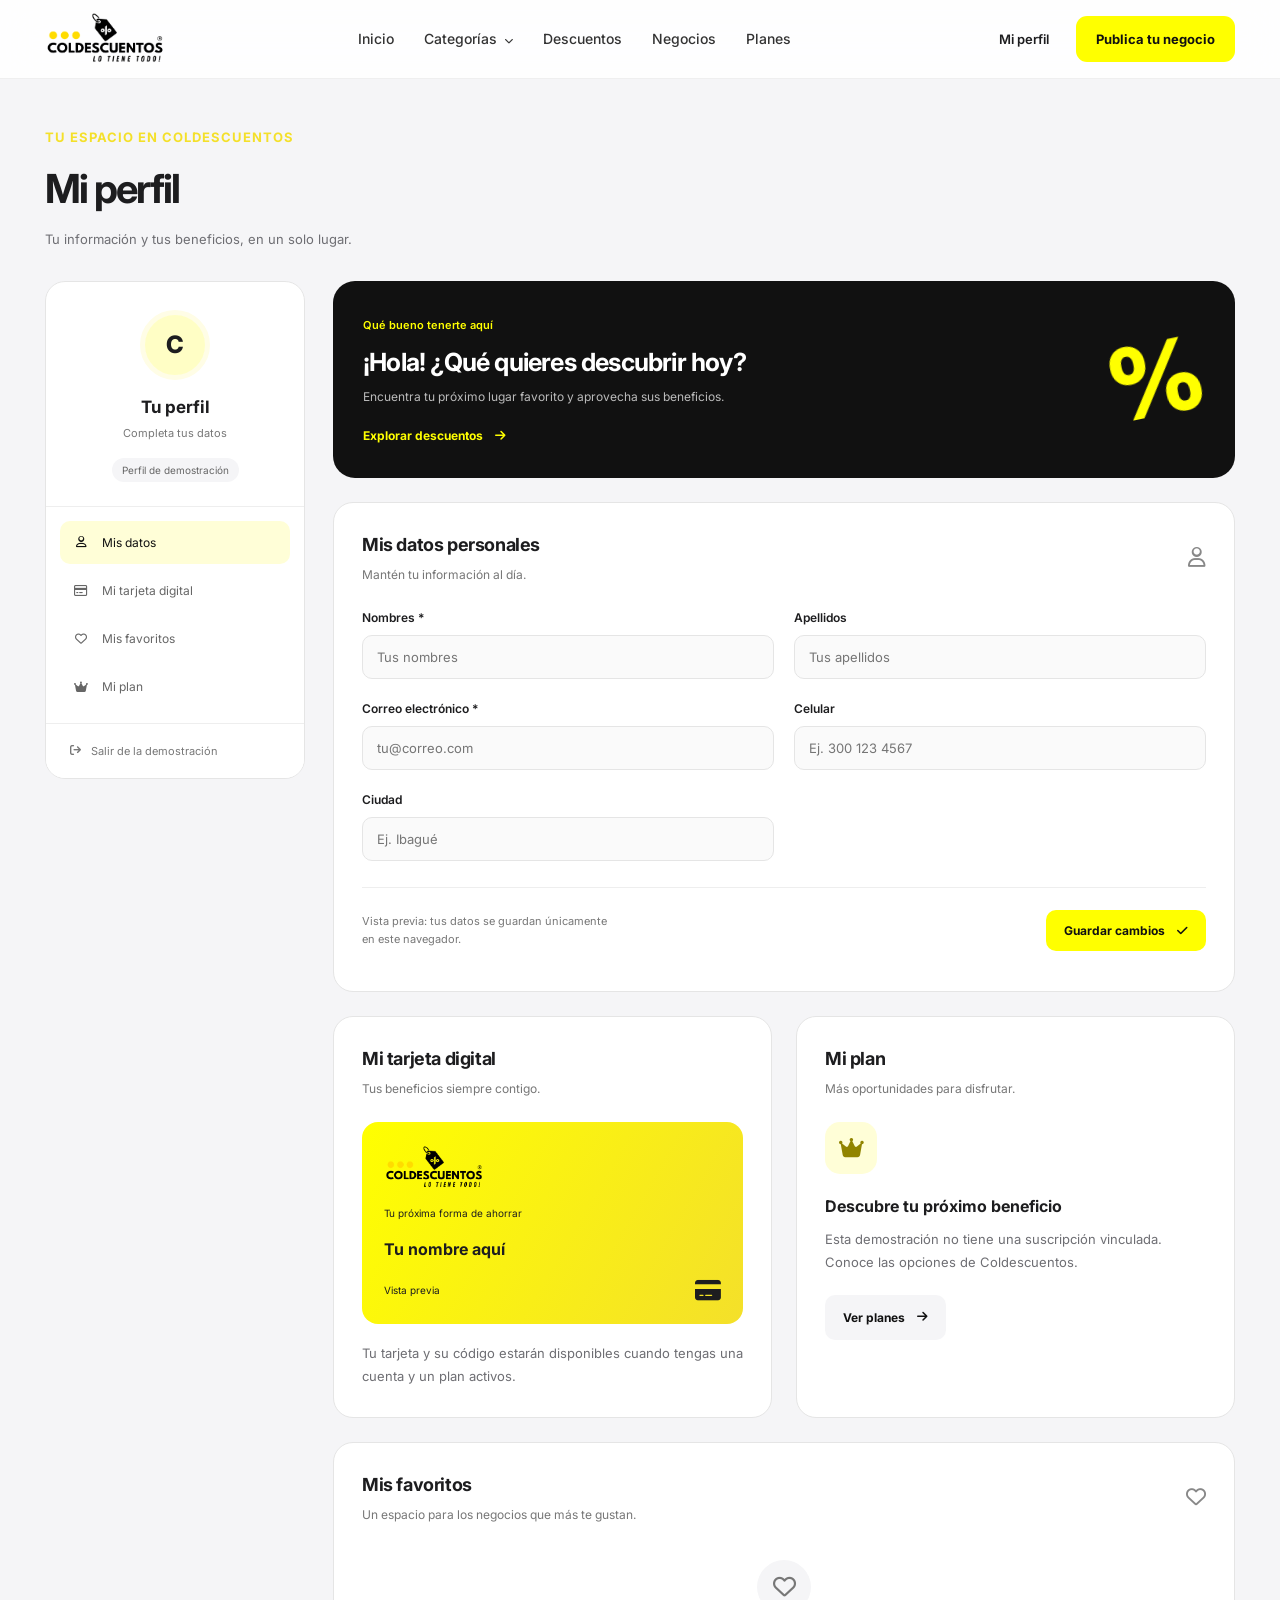
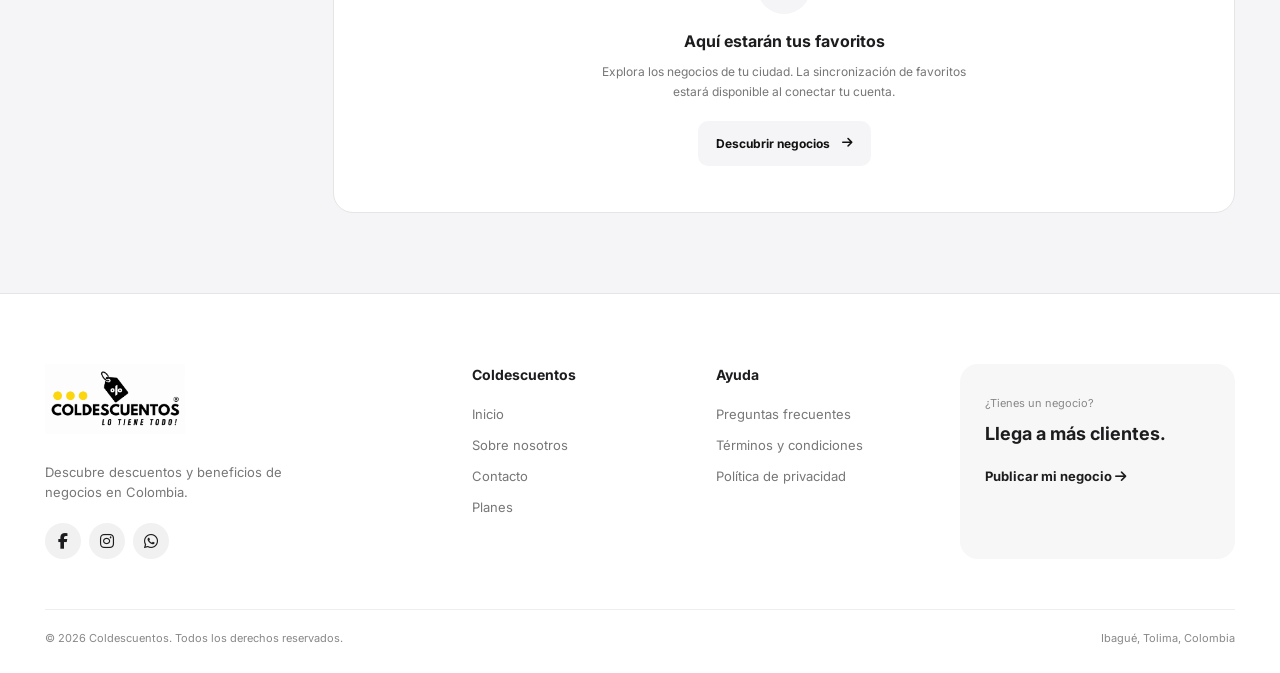
<file: mi-perfil.html>
<!DOCTYPE html>
<html lang="es">
    <head>
        <meta charset="UTF-8">
        <meta name="viewport" content="width=device-width, initial-scale=1.0">
        <title>
            Mi perfil | Coldescuentos
        </title>
        <link rel="stylesheet" href="style.css">
        <link rel="stylesheet" href="mi-perfil.css">
        <link rel="preconnect" href="https://fonts.googleapis.com">
        <link rel="preconnect" href="https://fonts.gstatic.com" crossorigin>
        <link href="https://fonts.googleapis.com/css2?family=Inter:wght@400;500;600;700;800&display=swap" rel="stylesheet">
        <link rel="stylesheet" href="https://cdnjs.cloudflare.com/ajax/libs/font-awesome/6.5.2/css/all.min.css">
    </head>

    <body>
        <header class="navbar">
            <div class="nav-container">
                <a href="index.html" class="logo">
                    <img
                    class="logo-image"
                    src="logo-coldescuentos-transparente.png"
                    alt="Coldescuentos"
                    >
                </a>
                <nav class="nav-links">
                    <a href="index.html#inicio">
                        Inicio
                    </a>
                    <a href="index.html#categorias">
                        Categorías
                        <i class="fa-solid fa-chevron-down">
                        </i>
                    </a>
                    <a href="descuentos.html">
                        Descuentos
                    </a>
                    <a href="index.html#negocios">
                        Negocios
                    </a>
                    <a href="index.html#planes">
                        Planes
                    </a>
                </nav>

                <div class="nav-actions">
                    <a class="login-button" href="mi-perfil.html" aria-current="page">
                        Mi perfil
                    </a>
                    <a class="business-button" href="publicar-negocio.html">
                        Publica tu negocio
                    </a>
                </div>
                <a class="profile-mobile-home" href="index.html" aria-label="Volver al inicio">
                    <i class="fa-solid fa-house" aria-hidden="true">
                    </i>
                </a>
            </div>
        </header>


        <!-- =========================================================
        MI PERFIL
        ========================================================= -->

        <main class="profile-page">
            <div class="profile-heading">
                <span class="section-label">
                    Tu espacio en Coldescuentos
                </span>
                <h1>
                    Mi perfil
                </h1>
                <p>
                    Tu información y tus beneficios, en un solo lugar.
                </p>
            </div>
            <div class="profile-layout">

                <!-- NAVEGACIÓN DE LA CUENTA -->

                <aside class="profile-sidebar">
                    <div class="profile-identity">
                        <div class="profile-avatar" id="profile-avatar" aria-hidden="true">
                            C
                        </div>
                        <h2 id="profile-display-name">
                            Tu perfil
                        </h2>
                        <p id="profile-display-email">
                            Completa tus datos
                        </p>
                        <span class="profile-demo-badge">
                            Perfil de demostración
                        </span>
                    </div>
                    <nav class="profile-navigation" aria-label="Mi cuenta">
                        <a href="#mis-datos" class="active">
                            <i class="fa-regular fa-user" aria-hidden="true">
                            </i>
                            Mis datos
                        </a>
                        <a href="#mi-tarjeta">
                            <i class="fa-regular fa-credit-card" aria-hidden="true">
                            </i>
                            Mi tarjeta digital
                        </a>
                        <a href="#mis-favoritos">
                            <i class="fa-regular fa-heart" aria-hidden="true">
                            </i>
                            Mis favoritos
                        </a>
                        <a href="#mi-plan">
                            <i class="fa-solid fa-crown" aria-hidden="true">
                            </i>
                            Mi plan
                        </a>
                    </nav>

                    <button type="button" class="profile-logout" id="profile-logout">
                        <i class="fa-solid fa-arrow-right-from-bracket" aria-hidden="true">
                        </i>
                        Salir de la demostración
                    </button>
                </aside>

                <div class="profile-content">
                    <section class="profile-welcome">
                        <div>
                            <span>
                                Qué bueno tenerte aquí
                            </span>
                            <h2 id="profile-greeting">
                                ¡Hola! ¿Qué quieres descubrir hoy?
                            </h2>
                            <p>
                                Encuentra tu próximo lugar favorito y aprovecha sus beneficios.
                            </p>
                            <a href="descuentos.html">
                                Explorar descuentos
                                <i class="fa-solid fa-arrow-right" aria-hidden="true">
                                </i>
                            </a>
                        </div>
                        <div class="profile-welcome-icon" aria-hidden="true">
                            %
                        </div>
                    </section>


                    <!-- DATOS PERSONALES -->

                    <section class="profile-panel" id="mis-datos" aria-labelledby="profile-data-title">
                        <div class="profile-panel-heading">
                            <div>
                                <h2 id="profile-data-title">
                                    Mis datos personales
                                </h2>
                                <p>
                                    Mantén tu información al día.
                                </p>
                            </div>
                            <i class="fa-regular fa-user" aria-hidden="true">
                            </i>
                        </div>
                        <form id="profile-form">
                            <div class="profile-fields">
                                <label for="profile-name">
                                    Nombres *
                                    <input id="profile-name" name="nombres" required maxlength="60" autocomplete="given-name" placeholder="Tus nombres">
                                </label>
                                <label for="profile-lastname">
                                    Apellidos
                                    <input id="profile-lastname" name="apellidos" maxlength="80" autocomplete="family-name" placeholder="Tus apellidos">
                                </label>
                                <label for="profile-email">
                                    Correo electrónico *
                                    <input id="profile-email" name="correo" type="email" required maxlength="160" autocomplete="email" placeholder="tu@correo.com">
                                </label>
                                <label for="profile-phone">
                                    Celular
                                    <input id="profile-phone" name="celular" type="tel" maxlength="22" pattern="[+0-9() \-]{7,22}" autocomplete="tel" placeholder="Ej. 300 123 4567">
                                </label>
                                <label for="profile-city">
                                    Ciudad
                                    <input id="profile-city" name="ciudad" maxlength="80" autocomplete="address-level2" placeholder="Ej. Ibagué">
                                </label>
                            </div>
                            <div class="profile-form-actions">
                                <p>
                                    Vista previa: tus datos se guardan únicamente en este navegador.
                                </p>
                                <button type="submit" class="profile-primary">
                                    Guardar cambios
                                    <i class="fa-solid fa-check" aria-hidden="true">
                                    </i>
                                </button>
                            </div>
                            <p id="profile-status" role="status" tabindex="-1">
                            </p>
                        </form>

                    </section>

                    <div class="profile-bottom-grid">

                        <!-- TARJETA DIGITAL -->

                        <section class="profile-panel" id="mi-tarjeta" aria-labelledby="card-title">
                            <div class="profile-panel-heading">
                                <div>
                                    <h2 id="card-title">
                                        Mi tarjeta digital
                                    </h2>
                                    <p>
                                        Tus beneficios siempre contigo.
                                    </p>
                                </div>
                            </div>
                            <div class="profile-digital-card">
                                <img src="logo-coldescuentos-transparente.png" alt="Coldescuentos">
                                <span>
                                    Tu próxima forma de ahorrar
                                </span>
                                <strong id="card-holder">
                                    Tu nombre aquí
                                </strong>
                                <div>
                                    <span>
                                        Vista previa
                                    </span>
                                    <i class="fa-solid fa-credit-card" aria-hidden="true">
                                    </i>
                                </div>
                            </div>
                            <p class="profile-muted">
                                Tu tarjeta y su código estarán disponibles cuando tengas una cuenta y un plan activos.
                            </p>
                        </section>


                        <!-- PLAN -->

                        <section class="profile-panel" id="mi-plan" aria-labelledby="plan-title">
                            <div class="profile-panel-heading">
                                <div>
                                    <h2 id="plan-title">
                                        Mi plan
                                    </h2>
                                    <p>
                                        Más oportunidades para disfrutar.
                                    </p>
                                </div>
                            </div>
                            <div class="profile-plan-icon">
                                <i class="fa-solid fa-crown" aria-hidden="true">
                                </i>
                            </div>
                            <h3>
                                Descubre tu próximo beneficio
                            </h3>
                            <p class="profile-muted">
                                Esta demostración no tiene una suscripción vinculada. Conoce las opciones de Coldescuentos.
                            </p>
                            <a class="profile-secondary" href="index.html#planes">
                                Ver planes
                                <i class="fa-solid fa-arrow-right" aria-hidden="true">
                                </i>
                            </a>
                        </section>

                    </div>

                    <!-- FAVORITOS -->

                    <section class="profile-panel" id="mis-favoritos" aria-labelledby="favorites-title">
                        <div class="profile-panel-heading">
                            <div>
                                <h2 id="favorites-title">
                                    Mis favoritos
                                </h2>
                                <p>
                                    Un espacio para los negocios que más te gustan.
                                </p>
                            </div>
                            <i class="fa-regular fa-heart" aria-hidden="true">
                            </i>
                        </div>
                        <div class="profile-empty">
                            <div>
                                <i class="fa-regular fa-heart" aria-hidden="true">
                                </i>
                            </div>
                            <h3>
                                Aquí estarán tus favoritos
                            </h3>
                            <p>
                                Explora los negocios de tu ciudad. La sincronización de favoritos estará disponible al conectar tu cuenta.
                            </p>
                            <a class="profile-secondary" href="descuentos.html">
                                Descubrir negocios
                                <i class="fa-solid fa-arrow-right" aria-hidden="true">
                                </i>
                            </a>
                        </div>
                    </section>

                </div>
            </div>
        </main>
        <footer class="footer">
            <div class="footer-main">
                <div class="footer-brand">
                    <a href="index.html" class="logo footer-logo">
                        <img src="logo-coldescuentos.png">
                    </a>
                    <p>
                        Descubre descuentos y beneficios
                        de negocios en Colombia.
                    </p>
                    <div class="socials">
                        <a href="index.html">
                            <i class="fa-brands fa-facebook-f">
                            </i>
                        </a>
                        <a href="index.html">
                            <i class="fa-brands fa-instagram">
                            </i>
                        </a>
                        <a href="index.html">
                            <i class="fa-brands fa-whatsapp">
                            </i>
                        </a>
                    </div>
                </div>
                <div class="footer-column">
                    <h3>
                        Coldescuentos
                    </h3>
                    <a href="index.html">
                        Inicio
                    </a>
                    <a href="index.html">
                        Sobre nosotros
                    </a>
                    <a href="index.html">
                        Contacto
                    </a>
                    <a href="index.html">
                        Planes
                    </a>
                </div>
                <div class="footer-column">
                    <h3>
                        Ayuda
                    </h3>
                    <a href="index.html">
                        Preguntas frecuentes
                    </a>
                    <a href="index.html">
                        Términos y condiciones
                    </a>
                    <a href="index.html">
                        Política de privacidad
                    </a>
                </div>
                <div class="footer-business">
                    <span>
                        ¿Tienes un negocio?
                    </span>
                    <h3>
                        Llega a más clientes.
                    </h3>
                    <a href="index.html">
                        Publicar mi negocio
                        <i class="fa-solid fa-arrow-right">
                        </i>
                    </a>
                </div>
            </div>
            <div class="footer-bottom">
                <span>
                    © 2026 Coldescuentos. Todos los derechos reservados.
                </span>
                <span>
                    Ibagué, Tolima, Colombia
                </span>
            </div>
        </footer>

        <script src="mi-perfil.js">
        </script>
    </body>
</html>
</file>
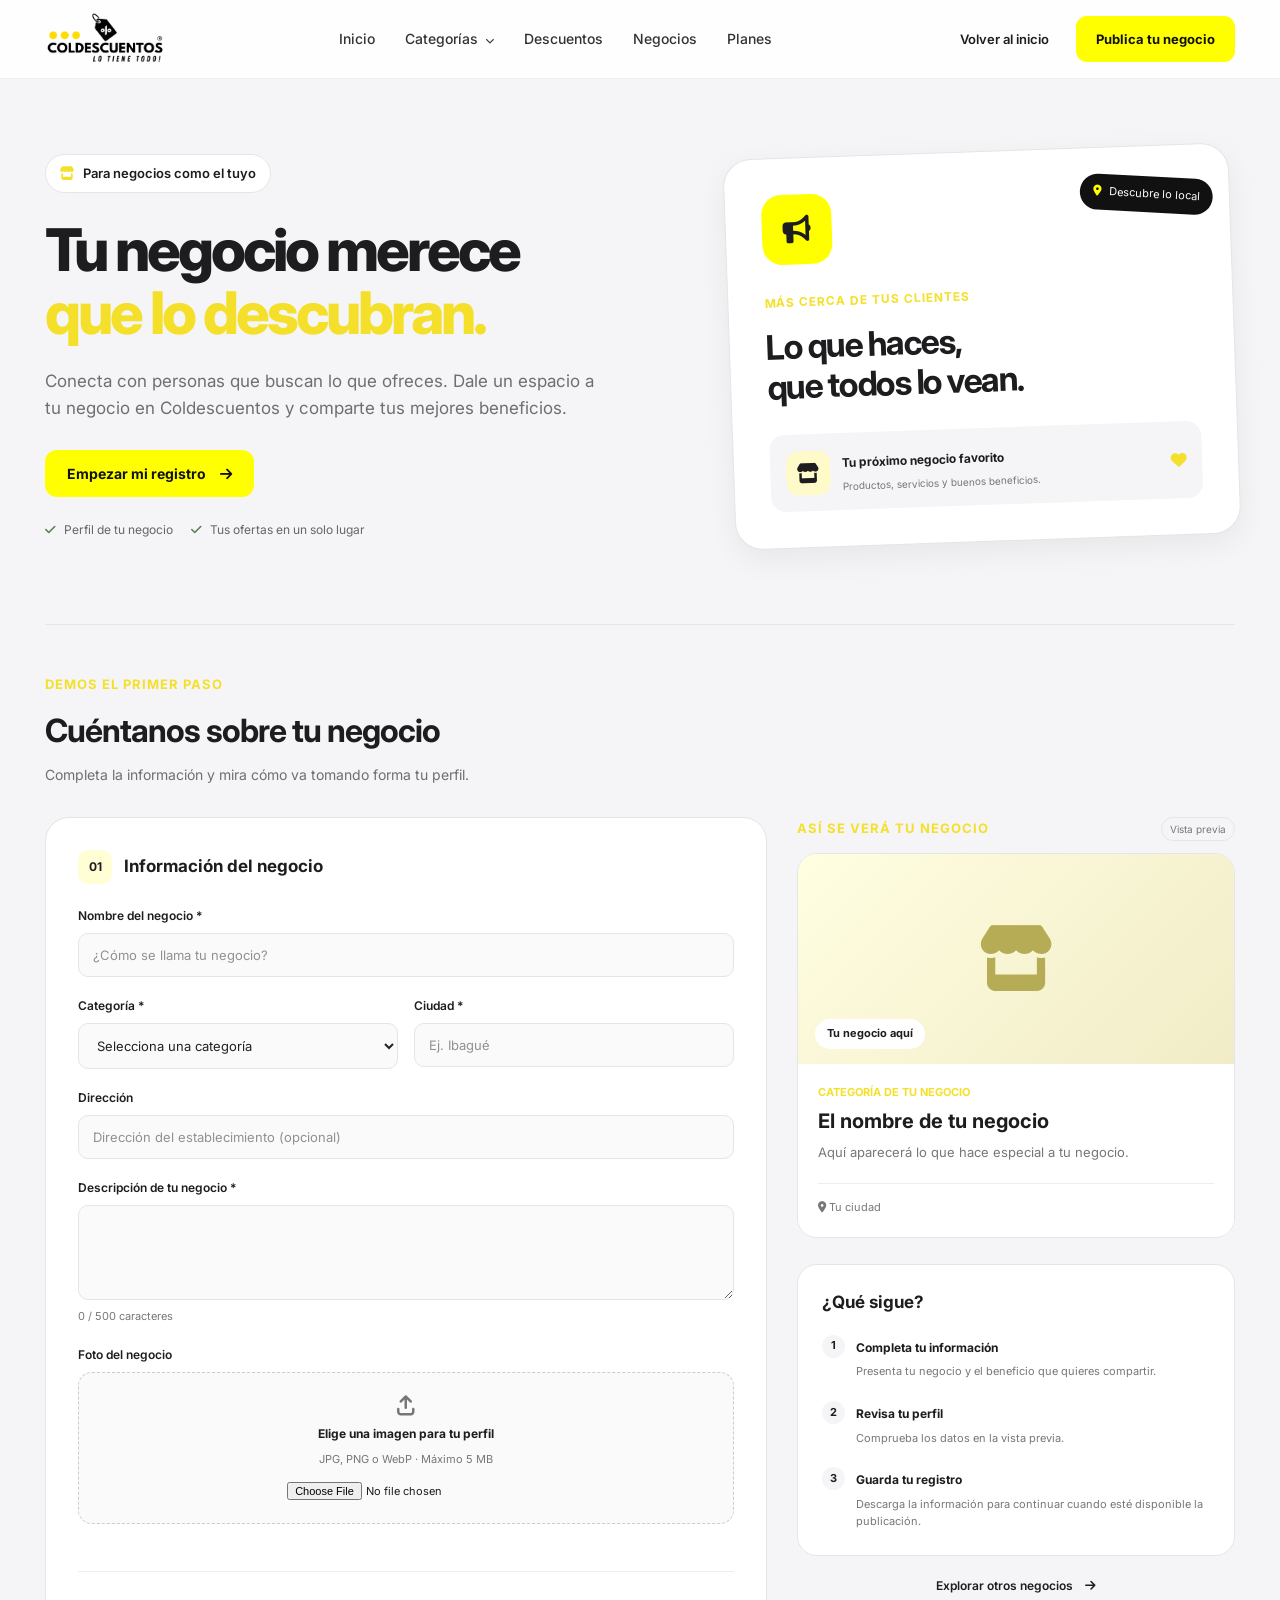
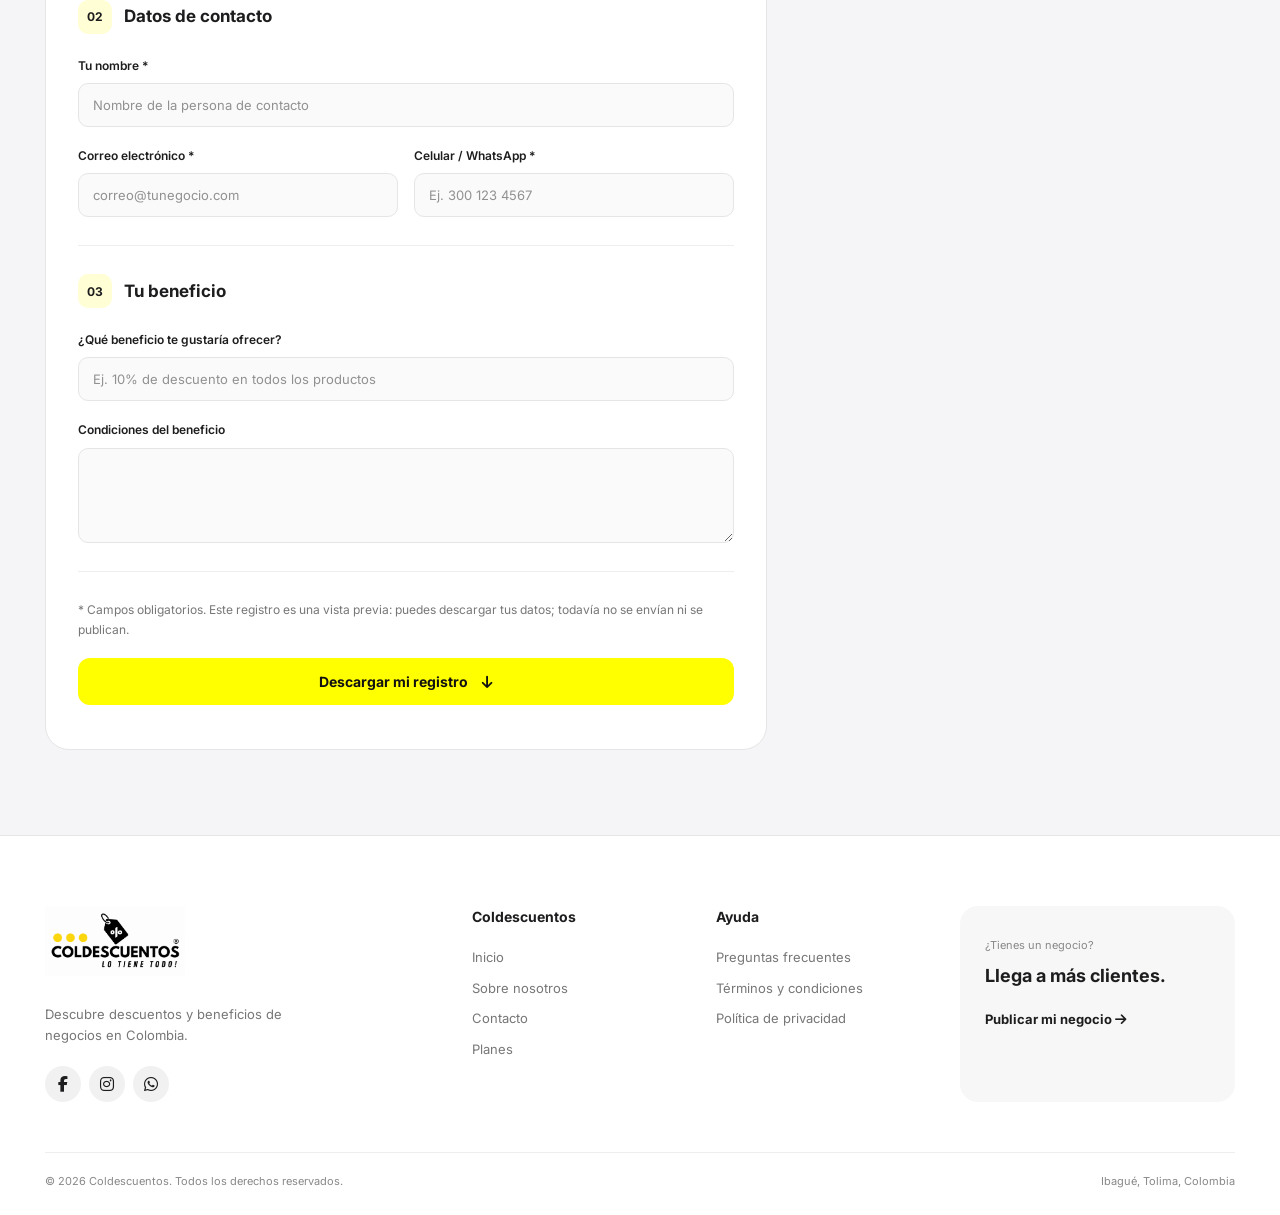
<file: publicar-negocio.html>
<!DOCTYPE html>
<html lang="es">
    <head>
        <meta charset="UTF-8">
        <meta name="viewport" content="width=device-width, initial-scale=1.0">
        <title>
            Publicar mi negocio | Coldescuentos
        </title>
        <meta
            name="description"
            content="Dale un espacio a tu negocio en Coldescuentos. Completa tu perfil y prepara tus beneficios para llegar a más clientes."
        >
        <link rel="stylesheet" href="style.css">
        <link rel="stylesheet" href="publicar-negocio.css">
        <link rel="preconnect" href="https://fonts.googleapis.com">
        <link rel="preconnect" href="https://fonts.gstatic.com" crossorigin>
        <link
            href="https://fonts.googleapis.com/css2?family=Inter:wght@400;500;600;700;800&display=swap"
            rel="stylesheet"
        >
        <link rel="stylesheet" href="https://cdnjs.cloudflare.com/ajax/libs/font-awesome/6.5.2/css/all.min.css">
    </head>

    <body>
        <header class="navbar">
            <div class="nav-container">
                <a href="index.html" class="logo">
                    <img
                        class="logo-image"
                        src="logo-coldescuentos-transparente.png"
                        alt="Coldescuentos"
                    >
                </a>
                <nav class="nav-links">
                    <a href="index.html#inicio">
                        Inicio
                    </a>
                    <a href="index.html#categorias">
                        Categorías
                        <i class="fa-solid fa-chevron-down">
                        </i>
                    </a>
                    <a href="descuentos.html">
                        Descuentos
                    </a>
                    <a href="index.html#negocios">
                        Negocios
                    </a>
                    <a href="index.html#planes">
                        Planes
                    </a>
                </nav>

                <div class="nav-actions">
                    <a class="login-button" href="index.html">
                        Volver al inicio
                    </a>
                    <a class="business-button" href="#registro">
                        Publica tu negocio
                    </a>
                </div>
                <button
                    class="mobile-menu"
                    aria-label="Abrir menú"
                    aria-expanded="false"
                    aria-controls="publish-mobile-nav"
                >
                    <i class="fa-solid fa-bars">
                    </i>
                </button>
            </div>
        </header>

        <nav id="publish-mobile-nav" class="publish-mobile-nav" hidden aria-label="Navegación móvil">
            <a href="index.html">
                Inicio
            </a>
            <a href="descuentos.html">
                Descuentos
            </a>
            <a href="index.html#planes">
                Planes
            </a>
            <a href="#registro">
                Publicar mi negocio
            </a>
        </nav>


        <!-- =========================================================
             PUBLICAR MI NEGOCIO
        ========================================================= -->

        <main class="publish-page">

            <!-- =========================================================
                 HERO
            ========================================================= -->

            <section class="publish-hero">
                <div>
                    <span class="hero-tag">
                        <i class="fa-solid fa-store" aria-hidden="true">
                        </i>
                        Para negocios como el tuyo
                    </span>
                    <h1>
                        Tu negocio merece
                        <br>
                        <span>
                            que lo descubran.
                        </span>
                    </h1>
                    <p>
                        Conecta con personas que buscan lo que ofreces. Dale un espacio a tu negocio en Coldescuentos y comparte tus mejores beneficios.
                    </p>
                    <a class="primary-button" href="#registro">
                        Empezar mi registro
                        <i class="fa-solid fa-arrow-right" aria-hidden="true">
                        </i>
                    </a>
                    <div class="publish-perks">
                        <span>
                            <i class="fa-solid fa-check" aria-hidden="true">
                            </i>
                            Perfil de tu negocio
                        </span>
                        <span>
                            <i class="fa-solid fa-check" aria-hidden="true">
                            </i>
                            Tus ofertas en un solo lugar
                        </span>
                    </div>
                </div>
                <div class="publish-illustration">
                    <div class="publish-stamp">
                        <i class="fa-solid fa-bullhorn" aria-hidden="true">
                        </i>
                    </div>
                    <span class="section-label">
                        Más cerca de tus clientes
                    </span>
                    <h2>
                        Lo que haces,
                        <br>
                        que todos lo vean.
                    </h2>
                    <div class="publish-mini">
                        <span class="publish-mini-icon">
                            <i class="fa-solid fa-store" aria-hidden="true">
                            </i>
                        </span>
                        <div>
                            <strong>
                                Tu próximo negocio favorito
                            </strong>
                            <p>
                                Productos, servicios y buenos beneficios.
                            </p>
                        </div>
                        <i class="fa-solid fa-heart" aria-hidden="true">
                        </i>
                    </div>
                    <span class="publish-float">
                        <i class="fa-solid fa-location-dot" aria-hidden="true">
                        </i>
                        Descubre lo local
                    </span>
                </div>
            </section>


            <!-- =========================================================
                 REGISTRO DEL NEGOCIO
            ========================================================= -->

            <section class="publish-registration" id="registro" aria-labelledby="register-title">
                <div class="publish-heading">
                    <span class="section-label">
                        Demos el primer paso
                    </span>
                    <h2 id="register-title">
                        Cuéntanos sobre tu negocio
                    </h2>
                    <p>
                        Completa la información y mira cómo va tomando forma tu perfil.
                    </p>
                </div>
                <div class="publish-layout">

                    <!-- =========================================================
                         FORMULARIO
                    ========================================================= -->

                    <form id="publish-form" class="publish-form">

                        <fieldset>
                            <legend>
                                <span>
                                    01
                                </span>
                                Información del negocio
                            </legend>
                            <div class="publish-fields">
                                <label class="publish-full" for="business-name">
                                    Nombre del negocio *
                                    <input
                                        id="business-name"
                                        name="nombre"
                                        required
                                        maxlength="80"
                                        placeholder="¿Cómo se llama tu negocio?"
                                        autocomplete="organization"
                                    >
                                </label>
                                <label for="business-category">
                                    Categoría *
                                    <select id="business-category" name="categoria" required>
                                        <option value="">
                                            Selecciona una categoría
                                        </option>
                                        <option>
                                            Restaurantes
                                        </option>
                                        <option>
                                            Salud y belleza
                                        </option>
                                        <option>
                                            Moda
                                        </option>
                                        <option>
                                            Tecnología
                                        </option>
                                        <option>
                                            Hogar
                                        </option>
                                        <option>
                                            Deportes
                                        </option>
                                        <option>
                                            Hoteles y turismo
                                        </option>
                                        <option>
                                            Servicios
                                        </option>
                                        <option>
                                            Otra
                                        </option>
                                    </select>
                                </label>
                                <label for="business-city">
                                    Ciudad *
                                    <input
                                        id="business-city"
                                        name="ciudad"
                                        required
                                        maxlength="80"
                                        placeholder="Ej. Ibagué"
                                        autocomplete="address-level2"
                                    >
                                </label>
                                <label class="publish-full" for="business-address">
                                    Dirección
                                    <input
                                        id="business-address"
                                        name="direccion"
                                        maxlength="160"
                                        placeholder="Dirección del establecimiento (opcional)"
                                        autocomplete="street-address"
                                    >
                                </label>
                                <label class="publish-full" for="business-description">
                                    Descripción de tu negocio *
                                    <textarea
                                        id="business-description"
                                        name="descripcion"
                                        required
                                        maxlength="500"
                                        rows="4"
                                        placeholder="Cuéntales a tus próximos clientes qué hace especial a tu negocio."
                                    >
                                    </textarea>
                                    <small id="description-count">
                                        0 / 500 caracteres
                                    </small>
                                </label>
                                <label class="publish-full" for="business-image">
                                    Foto del negocio
                                    <span class="publish-upload">
                                        <i class="fa-solid fa-arrow-up-from-bracket" aria-hidden="true">
                                        </i>
                                        <strong>
                                            Elige una imagen para tu perfil
                                        </strong>
                                        <small>
                                            JPG, PNG o WebP · Máximo 5 MB
                                        </small>
                                        <input id="business-image" type="file" accept="image/jpeg,image/png,image/webp">
                                    </span>
                                </label>
                                <p id="image-status" class="publish-full publish-note" role="status">
                                </p>
                            </div>
                        </fieldset>


                        <fieldset>
                            <legend>
                                <span>
                                    02
                                </span>
                                Datos de contacto
                            </legend>
                            <div class="publish-fields">
                                <label class="publish-full" for="contact-name">
                                    Tu nombre *
                                    <input
                                        id="contact-name"
                                        name="contacto"
                                        required
                                        maxlength="100"
                                        placeholder="Nombre de la persona de contacto"
                                        autocomplete="name"
                                    >
                                </label>
                                <label for="contact-email">
                                    Correo electrónico *
                                    <input
                                        id="contact-email"
                                        name="correo"
                                        type="email"
                                        required
                                        maxlength="160"
                                        placeholder="correo@tunegocio.com"
                                        autocomplete="email"
                                    >
                                </label>
                                <label for="contact-phone">
                                    Celular / WhatsApp *
                                    <input
                                        id="contact-phone"
                                        name="telefono"
                                        type="tel"
                                        required
                                        pattern="[+0-9() \-]{7,22}"
                                        title="Ingresa entre 7 y 22 caracteres: números, espacios, +, paréntesis o guiones."
                                        placeholder="Ej. 300 123 4567"
                                        autocomplete="tel"
                                    >
                                </label>
                            </div>
                        </fieldset>


                        <fieldset>
                            <legend>
                                <span>
                                    03
                                </span>
                                Tu beneficio
                            </legend>
                            <div class="publish-fields">
                                <label class="publish-full" for="business-offer">
                                    ¿Qué beneficio te gustaría ofrecer?
                                    <input
                                        id="business-offer"
                                        name="beneficio"
                                        maxlength="120"
                                        placeholder="Ej. 10% de descuento en todos los productos"
                                    >
                                </label>
                                <label class="publish-full" for="offer-terms">
                                    Condiciones del beneficio
                                    <textarea
                                        id="offer-terms"
                                        name="condiciones"
                                        rows="3"
                                        maxlength="500"
                                        placeholder="Días disponibles, productos incluidos o condiciones (opcional)"
                                    >
                                    </textarea>
                                </label>
                            </div>
                        </fieldset>

                        <div class="publish-form-end">
                            <p class="publish-note">
                                * Campos obligatorios. Este registro es una vista previa: puedes descargar tus datos; todavía no se envían ni se publican.
                            </p>
                            <button class="primary-button" type="submit">
                                Descargar mi registro
                                <i class="fa-solid fa-arrow-down" aria-hidden="true">
                                </i>
                            </button>
                            <p id="form-status" role="status" tabindex="-1">
                            </p>
                        </div>
                    </form>

                    <!-- =========================================================
                         VISTA PREVIA DEL NEGOCIO
                    ========================================================= -->

                    <aside class="publish-sidebar">
                        <div class="publish-preview-label">
                            <span class="section-label">
                                Así se verá tu negocio
                            </span>
                            <span>
                                Vista previa
                            </span>
                        </div>
                        <article class="discount-card-item">
                            <div class="publish-cover" id="preview-cover">
                                <i class="fa-solid fa-store" id="preview-placeholder" aria-hidden="true">
                                </i>
                                <img id="preview-image" alt="Vista previa de la foto del negocio" hidden>
                                <span class="publish-preview-badge">
                                    Tu negocio aquí
                                </span>
                            </div>
                            <div class="card-content">
                                <div class="business-type" id="preview-category">
                                    Categoría de tu negocio
                                </div>
                                <h3 id="preview-name">
                                    El nombre de tu negocio
                                </h3>
                                <p id="preview-description">
                                    Aquí aparecerá lo que hace especial a tu negocio.
                                </p>
                                <div class="card-bottom">
                                    <span class="location">
                                        <i class="fa-solid fa-location-dot" aria-hidden="true">
                                        </i>
                                        <span id="preview-city">
                                            Tu ciudad
                                        </span>
                                    </span>
                                </div>
                                <p class="publish-offer" id="preview-offer" hidden>
                                </p>
                            </div>
                        </article>
                        <div class="publish-next">
                            <h3>
                                ¿Qué sigue?
                            </h3>
                            <ol>
                                <li>
                                    <strong>
                                        Completa tu información
                                    </strong>
                                    <p>
                                        Presenta tu negocio y el beneficio que quieres compartir.
                                    </p>
                                </li>
                                <li>
                                    <strong>
                                        Revisa tu perfil
                                    </strong>
                                    <p>
                                        Comprueba los datos en la vista previa.
                                    </p>
                                </li>
                                <li>
                                    <strong>
                                        Guarda tu registro
                                    </strong>
                                    <p>
                                        Descarga la información para continuar cuando esté disponible la publicación.
                                    </p>
                                </li>
                            </ol>
                        </div>
                        <a class="publish-back" href="descuentos.html">
                            Explorar otros negocios
                            <i class="fa-solid fa-arrow-right" aria-hidden="true">
                            </i>
                        </a>
                    </aside>
                </div>
            </section>

        </main>

        <footer class="footer">
            <div class="footer-main">
                <div class="footer-brand">
                    <a href="index.html" class="logo footer-logo">
                        <img src="logo-coldescuentos.png">
                    </a>
                    <p>
                        Descubre descuentos y beneficios
                        de negocios en Colombia.
                    </p>
                    <div class="socials">
                        <a href="index.html">
                            <i class="fa-brands fa-facebook-f">
                            </i>
                        </a>
                        <a href="index.html">
                            <i class="fa-brands fa-instagram">
                            </i>
                        </a>
                        <a href="index.html">
                            <i class="fa-brands fa-whatsapp">
                            </i>
                        </a>
                    </div>
                </div>
                <div class="footer-column">
                    <h3>
                        Coldescuentos
                    </h3>
                    <a href="index.html">
                        Inicio
                    </a>
                    <a href="index.html">
                        Sobre nosotros
                    </a>
                    <a href="index.html">
                        Contacto
                    </a>
                    <a href="index.html">
                        Planes
                    </a>
                </div>
                <div class="footer-column">
                    <h3>
                        Ayuda
                    </h3>
                    <a href="index.html">
                        Preguntas frecuentes
                    </a>
                    <a href="index.html">
                        Términos y condiciones
                    </a>
                    <a href="index.html">
                        Política de privacidad
                    </a>
                </div>
                <div class="footer-business">
                    <span>
                        ¿Tienes un negocio?
                    </span>
                    <h3>
                        Llega a más clientes.
                    </h3>
                    <a href="index.html">
                        Publicar mi negocio
                        <i class="fa-solid fa-arrow-right">
                        </i>
                    </a>
                </div>
            </div>
            <div class="footer-bottom">
                <span>
                    © 2026 Coldescuentos. Todos los derechos reservados.
                </span>
                <span>
                    Ibagué, Tolima, Colombia
                </span>
            </div>
        </footer>

        <script src="publicar-negocio.js">
        </script>
    </body>
</html>
</file>
<file: style.css>
/* =========================================================
   VARIABLES
========================================================= */

:root {

    --yellow: #FFFF00;
    --yellow-dark: #F4E02A;

    --black: #111111;
    --dark: #1d1d1f;

    --text: #1d1d1f;
    --text-light: #6e6e73;

    --background: #f5f5f7;
    --white: #ffffff;

    --border: #e5e5e5;

    --radius-small: 12px;
    --radius: 20px;
    --radius-large: 28px;

    --shadow:
        0 10px 30px rgba(0, 0, 0, .06);

    --transition:
        all .25s ease;
}



/* =========================================================
   RESET
========================================================= */

* {
    margin: 0;
    padding: 0;
    box-sizing: border-box;
}

html {
    scroll-behavior: smooth;
}

body {

    font-family: "Inter", sans-serif;

    background: var(--background);

    color: var(--text);

    line-height: 1.6;
}

a {
    text-decoration: none;
    color: inherit;
}

button,
input {
    font-family: inherit;
}



/* =========================================================
   NAVBAR
========================================================= */

.navbar {

    position: sticky;

    top: 0;

    z-index: 100;

    background:
        rgba(255, 255, 255, .88);

    backdrop-filter:
        blur(20px);

    border-bottom:
        1px solid rgba(0, 0, 0, .06);
}


.nav-container {

    max-width: 1250px;

    margin: auto;

    height: 78px;

    padding: 0 30px;

    display: flex;

    align-items: center;

    justify-content: space-between;

    gap: 30px;
}



/* LOGO */

.logo {
    width: 120px;
    min-width: 120px;
    height: 55px;
    overflow: hidden;
}

.logo img {
    width: 120px;
    height: auto;
}



/* NAV LINKS */

.nav-links {

    display: flex;

    align-items: center;

    gap: 30px;
}

.nav-links a {

    font-size: 14px;

    font-weight: 500;

    color: #333;

    transition: var(--transition);
}

.nav-links a:hover {
    color: #F4E02A;
}

.nav-links i {
    font-size: 9px;
    margin-left: 3px;
}



/* ACTIONS */

.nav-actions {

    display: flex;

    align-items: center;

    gap: 12px;
}

.login-button {

    border: none;

    background: transparent;

    font-weight: 600;

    cursor: pointer;

    padding: 12px 15px;
}

.business-button {

    border: none;

    background: var(--yellow);

    color: var(--black);

    font-weight: 700;

    padding: 13px 20px;

    border-radius: 11px;

    cursor: pointer;

    transition: var(--transition);
}

.business-button:hover {

    background: var(--yellow-dark);

    transform: translateY(-2px);
}

.mobile-menu {
    display: none;
}



/* =========================================================
   HERO
========================================================= */

.hero {

    max-width: 1250px;

    min-height: 540px;

    margin: auto;

    padding: 100px 30px;

    display: grid;

    grid-template-columns:
        1.1fr .9fr;

    align-items: center;

    gap: 60px;
}


.hero-tag {

    display: inline-flex;

    align-items: center;

    gap: 8px;

    background: #fff;

    border: 1px solid var(--border);

    padding: 8px 14px;

    border-radius: 30px;

    font-size: 13px;

    font-weight: 600;

    margin-bottom: 25px;
}

.hero-tag i {
    color: #F4E02A;
}


.hero h1 {

    font-size:
        clamp(45px, 6vw, 75px);

    line-height: 1.02;

    letter-spacing: -4px;

    max-width: 700px;
}

.hero h1 span {

    display: block;

    color: #F4E02A;
}


.hero p {

    color: var(--text-light);

    font-size: 18px;

    max-width: 580px;

    margin-top: 25px;
}



/* SEARCH */

.search-box {

    background: white;

    border: 1px solid var(--border);

    border-radius: 16px;

    padding: 7px;

    margin-top: 35px;

    max-width: 650px;

    display: flex;

    align-items: center;

    box-shadow:
        0 8px 30px rgba(0, 0, 0, .05);
}

.search-box>i {

    margin-left: 17px;

    color: #777;
}

.search-box input {

    border: none;

    outline: none;

    flex: 1;

    padding: 15px;

    font-size: 15px;
}

.search-box button {

    background: var(--black);

    color: white;

    border: none;

    padding: 14px 25px;

    border-radius: 11px;

    font-weight: 600;

    cursor: pointer;
}



/* HERO LINKS */

.hero-links {

    margin-top: 18px;

    display: flex;

    gap: 18px;

    flex-wrap: wrap;

    font-size: 13px;
}

.hero-links span {
    color: #888;
}

.hero-links a {
    font-weight: 600;
}



/* HERO DECORATION */

.hero-decoration {

    height: 380px;

    border-radius: 40px;

    position: relative;

    overflow: hidden;

    background:
        linear-gradient(135deg,
            #fff 0%,
            #ffe878 50%,
            #ffd600 100%);
}


.discount-card {

    position: absolute;

    top: 50%;

    left: 50%;

    transform:
        translate(-50%, -50%) rotate(-8deg);

    width: 270px;

    height: 170px;

    border-radius: 20px;

    background: #111;

    color: white;

    padding: 25px;

    display: flex;

    flex-direction: column;

    justify-content: center;

    box-shadow:
        0 25px 50px rgba(0, 0, 0, .25);
}

.discount-icon {

    position: absolute;

    top: 18px;

    right: 18px;

    width: 35px;

    height: 35px;

    border-radius: 50%;

    background: var(--yellow);

    color: #111;

    display: flex;

    align-items: center;

    justify-content: center;

    font-weight: 800;
}

.discount-card strong {
    font-size: 28px;
}

.discount-card strong span {
    color: var(--yellow);
}

.discount-card small {
    letter-spacing: 3px;
}



.floating-circle {

    position: absolute;

    border-radius: 50%;

    background: rgba(255, 255, 255, .4);
}

.circle-one {

    width: 120px;
    height: 120px;

    top: 20px;
    right: 20px;
}

.circle-two {

    width: 180px;
    height: 180px;

    bottom: -60px;
    left: -40px;
}



/* =========================================================
   SECTIONS
========================================================= */

.section {

    max-width: 1250px;

    margin: auto;

    padding: 90px 30px;
}


.section-header {

    display: flex;

    justify-content: space-between;

    align-items: end;

    margin-bottom: 40px;
}

.section-label {

    color: #F4E02A;

    font-size: 13px;

    font-weight: 700;

    text-transform: uppercase;

    letter-spacing: 1px;
}

.section-header h2 {

    font-size: 34px;

    letter-spacing: -1.5px;

    margin-top: 6px;
}

.section-header p {

    color: var(--text-light);

    margin-top: 12px;
}

.view-all {

    display: flex;

    align-items: center;

    gap: 8px;

    font-size: 14px;

    font-weight: 600;
}

.view-all i {
    font-size: 12px;
}



/* =========================================================
   CATEGORIES
========================================================= */

.categories-grid {

    display: grid;

    grid-template-columns:
        repeat(6, 1fr);

    gap: 15px;
}


.category-card {

    background: white;

    border: 1px solid var(--border);

    border-radius: var(--radius);

    padding: 25px 15px;

    text-align: center;

    transition: var(--transition);
}

.category-card:hover {

    transform: translateY(-5px);

    box-shadow: var(--shadow);
}


.category-icon {

    width: 58px;

    height: 58px;

    border-radius: 18px;

    margin: auto;

    display: flex;

    align-items: center;

    justify-content: center;

    font-size: 21px;

    background: #fff7c4;
}

.category-card h3 {

    font-size: 14px;

    margin-top: 15px;
}

.category-card span {

    font-size: 11px;

    color: #888;
}



/* =========================================================
   DISCOUNTS
========================================================= */

.discounts-grid {

    display: grid;

    grid-template-columns:
        repeat(4, 1fr);

    gap: 20px;
}


.discount-card-item {

    background: white;

    border-radius: var(--radius);

    overflow: hidden;

    border: 1px solid var(--border);

    transition: var(--transition);
}

.discount-card-item:hover {

    transform: translateY(-6px);

    box-shadow:
        0 15px 40px rgba(0, 0, 0, .08);
}


.card-image {

    height: 220px;

    position: relative;

    background:
        linear-gradient(135deg,
            #222,
            #555);
}


/* imágenes de ejemplo */

.image-one {
    background:
        linear-gradient(135deg,
            #111,
            #252525);
}

.image-two {
    background:
        linear-gradient(135deg,
            #142b24,
            #527e61);
}

.image-three {
    background:
        linear-gradient(135deg,
            #111,
            #3c3c3c);
}

.image-four {
    background:
        linear-gradient(135deg,
            #23364e,
            #60718a);
}


.discount-badge {

    position: absolute;

    top: 15px;

    left: 15px;

    background: var(--yellow);

    color: #111;

    padding: 7px 12px;

    border-radius: 9px;

    font-weight: 800;

    font-size: 13px;
}


.favorite {

    position: absolute;

    top: 15px;

    right: 15px;

    width: 38px;

    height: 38px;

    border-radius: 50%;

    border: none;

    background: rgba(255, 255, 255, .95);

    cursor: pointer;
}


.card-content {

    padding: 20px;
}

.business-type {

    font-size: 11px;

    color: #F4E02A;

    font-weight: 700;

    text-transform: uppercase;
}

.card-content h3 {

    font-size: 20px;

    margin-top: 4px;
}

.card-content p {

    color: #777;

    font-size: 13px;

    margin-top: 5px;
}


.card-bottom {

    margin-top: 20px;

    padding-top: 15px;

    border-top: 1px solid #eee;

    display: flex;

    justify-content: space-between;

    font-size: 11px;
}

.location {
    color: #777;
}

.verified {

    color: #398c53;

    font-weight: 600;
}

.maquinitas-image {
    background-image: url("img/negocios/maquinitas/logo-maquinitas.webp");
    background-size: cover;
    background-position: center 35%;
    background-repeat: no-repeat;
}

.hotel-f25-image {
    background-image: url("img/negocios/hotel-f25/logo-hotel-f25.webp");
    background-size: cover;
    background-position: center 35%;
    background-repeat: no-repeat;
}



/* =========================================================
   BUSINESS CTA
========================================================= */

.business-cta {

    max-width: 1190px;

    margin: 50px auto;

    border-radius: 30px;

    background:
        linear-gradient(120deg,
            #111 0%,
            #222 65%,
            #343000 100%);

    color: white;

    padding: 70px;

    display: flex;

    align-items: center;

    justify-content: space-between;

    gap: 60px;
}


.business-cta-content {

    max-width: 650px;
}

.business-cta h2 {

    font-size: 45px;

    line-height: 1.1;

    letter-spacing: -2px;

    margin-top: 12px;
}

.business-cta h2 span {

    color: var(--yellow);

    display: block;
}

.business-cta p {

    color: #bbb;

    margin-top: 20px;

    max-width: 560px;
}


.cta-buttons {

    display: flex;

    gap: 12px;

    margin-top: 30px;
}

.primary-button {

    background: var(--yellow);

    color: #111;

    padding: 14px 20px;

    border-radius: 11px;

    font-weight: 700;
}

.secondary-button {

    border: 1px solid #555;

    padding: 14px 20px;

    border-radius: 11px;

    color: white;
}



/* CTA CARD */

.business-cta-card {

    background: white;

    color: #111;

    border-radius: 22px;

    padding: 30px;

    width: 270px;

    box-shadow:
        0 20px 50px rgba(0, 0, 0, .25);
}

.mini-logo {

    width: 45px;

    height: 45px;

    background: var(--yellow);

    border-radius: 13px;

    display: flex;

    align-items: center;

    justify-content: center;

    font-size: 22px;

    font-weight: 800;

    margin-bottom: 20px;
}

.business-cta-card strong {

    display: block;

    font-size: 20px;
}

.business-cta-card span {

    display: block;

    color: #777;

    font-size: 13px;

    margin-top: 7px;
}

.business-cta-card a {

    display: block;

    margin-top: 20px;

    background: #111;

    color: white;

    padding: 11px;

    text-align: center;

    border-radius: 9px;

    font-size: 13px;

    font-weight: 600;
}



/* =========================================================
   BENEFITS
========================================================= */

.benefits-section {
    background: white;

    max-width: none;

    padding-left: max(30px, calc((100vw - 1190px)/2));

    padding-right: max(30px, calc((100vw - 1190px)/2));
}

.centered {

    text-align: center;

    display: block;
}

.benefits-grid {

    max-width: 1190px;

    margin: 50px auto 0;

    display: grid;

    grid-template-columns:
        repeat(4, 1fr);

    gap: 35px;
}

.benefit {

    text-align: center;

    padding: 20px;
}

.benefit-icon {

    width: 65px;

    height: 65px;

    background: #fff7c7;

    border-radius: 20px;

    display: flex;

    align-items: center;

    justify-content: center;

    margin: auto;

    font-size: 23px;
}

.benefit h3 {

    font-size: 16px;

    margin-top: 18px;
}

.benefit p {

    color: #777;

    font-size: 13px;

    margin-top: 8px;
}



/* =========================================================
   PLANES
========================================================= */

.plans-section {

    padding: 100px 30px;

    background: var(--background);
}


.plans-grid {

    max-width: 1000px;

    margin: 50px auto 0;

    display: grid;

    grid-template-columns:
        repeat(3, 1fr);

    gap: 20px;
}


.plan-card {

    position: relative;

    background: white;

    border: 1px solid var(--border);

    border-radius: 24px;

    padding: 35px;

    box-shadow:
        0 5px 20px rgba(0, 0, 0, .03);
}


.plan-card.popular {

    border: 2px solid var(--yellow);

    transform: translateY(-10px);
}


.plan-card.best-value {

    background: #111;

    color: white;
}


.plan-duration {

    font-size: 12px;

    color: #888;

    font-weight: 600;
}

.plan-card h3 {

    font-size: 23px;

    margin-top: 8px;
}


.price {

    font-size: 35px;

    font-weight: 800;

    margin-top: 15px;
}

.price small {
    font-size: 18px;
}


.plan-card ul {

    list-style: none;

    margin-top: 25px;
}

.plan-card li {

    font-size: 13px;

    margin: 10px 0;
}

.plan-card li::before {

    content: "✓";

    color: #F4E02A;

    margin-right: 8px;

    font-weight: 800;
}


.plan-card>a {

    display: block;

    margin-top: 25px;

    background: #111;

    color: white;

    padding: 13px;

    text-align: center;

    border-radius: 10px;

    font-size: 13px;

    font-weight: 700;
}

.best-value>a {

    background: var(--yellow);

    color: #111;
}


.popular-label,
.best-label {

    position: absolute;

    top: -13px;

    right: 20px;

    background: var(--yellow);

    color: #111;

    padding: 5px 12px;

    border-radius: 20px;

    font-size: 10px;

    font-weight: 800;
}


.saving {

    display: inline-block;

    margin-top: 7px;

    color: #6d9f62;

    font-size: 11px;

    font-weight: 700;
}



/* =========================================================
   FOOTER
========================================================= */

.footer {

    background: white;

    border-top: 1px solid var(--border);

    padding: 70px 30px 25px;
}

.footer-main {

    max-width: 1190px;

    margin: auto;

    display: grid;

    grid-template-columns:
        2fr 1fr 1fr 1.5fr;

    gap: 60px;
}


.footer-brand p {

    color: #777;

    max-width: 270px;

    font-size: 13px;

    margin-top: 20px;
}


.footer-logo img {
    width: 140px;
    height: auto;
}


.socials {

    display: flex;

    gap: 8px;

    margin-top: 20px;
}

.socials a {

    width: 36px;

    height: 36px;

    border-radius: 50%;

    background: #f1f1f1;

    display: flex;

    align-items: center;

    justify-content: center;

    transition: var(--transition);
}

.socials a:hover {

    background: var(--yellow);
}


.footer-column {

    display: flex;

    flex-direction: column;

    gap: 10px;
}

.footer-column h3 {

    font-size: 14px;

    margin-bottom: 8px;
}

.footer-column a {

    font-size: 13px;

    color: #777;
}

.footer-column a:hover {
    color: #111;
}


.footer-business {

    background: #f7f7f7;

    border-radius: 18px;

    padding: 25px;
}

.footer-business span {

    font-size: 11px;

    color: #888;
}

.footer-business h3 {

    font-size: 18px;

    margin: 5px 0 15px;
}

.footer-business a {

    font-size: 13px;

    font-weight: 700;
}


.footer-bottom {

    max-width: 1190px;

    margin: 50px auto 0;

    padding-top: 20px;

    border-top: 1px solid #eee;

    display: flex;

    justify-content: space-between;

    font-size: 11px;

    color: #888;
}



/* =========================================================
   WHATSAPP
========================================================= */

.whatsapp-button {

    position: fixed;

    right: 25px;

    bottom: 25px;

    width: 52px;

    height: 52px;

    background: #20c76a;

    color: white;

    border-radius: 50%;

    display: flex;

    align-items: center;

    justify-content: center;

    font-size: 25px;

    box-shadow:
        0 8px 25px rgba(0, 0, 0, .18);

    z-index: 200;
}



/* =========================================================
   RESPONSIVE
========================================================= */

@media (max-width: 1050px) {

    .nav-links {
        display: none;
    }

    .mobile-menu {

        display: block;

        border: none;

        background: none;

        font-size: 20px;

        cursor: pointer;
    }

    .categories-grid {
        grid-template-columns:
            repeat(3, 1fr);
    }

    .discounts-grid {
        grid-template-columns:
            repeat(2, 1fr);
    }

    .hero {
        grid-template-columns: 1fr;
    }

    .hero-decoration {
        display: none;
    }

    .benefits-grid {
        grid-template-columns:
            repeat(2, 1fr);
    }

    .footer-main {
        grid-template-columns:
            repeat(2, 1fr);
    }
}



@media (max-width: 700px) {

    .nav-container {
        padding: 0 18px;
    }

    .nav-actions {
        display: none;
    }

    .hero {
        padding: 70px 20px;
    }

    .hero h1 {
        font-size: 45px;
        letter-spacing: -2px;
    }

    .hero p {
        font-size: 16px;
    }

    .search-box {
        flex-wrap: wrap;
        background: white;
    }

    .search-box input {
        width: 70%;
    }

    .search-box button {
        width: 100%;
        margin-top: 5px;
    }

    .section {
        padding: 65px 20px;
    }

    .section-header {
        display: block;
    }

    .view-all {
        margin-top: 15px;
    }

    .categories-grid {
        grid-template-columns:
            repeat(2, 1fr);
    }

    .discounts-grid {
        grid-template-columns: 1fr;
    }

    .business-cta {

        margin: 20px;

        padding: 40px 25px;

        display: block;
    }

    .business-cta h2 {
        font-size: 35px;
    }

    .business-cta-card {
        width: 100%;
        margin-top: 35px;
    }

    .benefits-grid {
        grid-template-columns: 1fr;
    }

    .plans-grid {
        grid-template-columns: 1fr;
    }

    .plan-card.popular {
        transform: none;
    }

    .footer-main {
        grid-template-columns: 1fr;
        gap: 35px;
    }

    .footer-bottom {
        display: block;
    }

    .footer-bottom span {
        display: block;
        margin-top: 8px;
    }
}

/* =========================================================
   MODAL INICIO DE SESIÓN
========================================================= */

.login-modal {
    position: fixed;
    inset: 0;
    z-index: 1000;
    display: none;
    align-items: center;
    justify-content: center;
    padding: 20px;
}

.login-modal.active {
    display: flex;
}


/* FONDO OSCURO */

.login-modal-overlay {
    position: absolute;
    inset: 0;
    background: rgba(0, 0, 0, .58);
    backdrop-filter: blur(3px);
}


/* CONTENEDOR */

.login-modal-container {
    position: relative;
    z-index: 2;

    width: min(920px, 100%);
    min-height: 600px;

    display: grid;
    grid-template-columns: 43% 57%;

    background: white;

    border-radius: 22px;
    overflow: hidden;

    box-shadow:
        0 30px 80px rgba(0, 0, 0, .30);

    animation: loginModalAppear .25s ease;
}


/* ANIMACIÓN */

@keyframes loginModalAppear {

    from {
        opacity: 0;
        transform: translateY(15px) scale(.97);
    }

    to {
        opacity: 1;
        transform: translateY(0) scale(1);
    }

}


/* BOTÓN CERRAR */

.login-modal-close {
    position: absolute;

    top: 14px;
    right: 14px;

    width: 34px;
    height: 34px;

    border: none;
    border-radius: 50%;

    background: white;
    color: #222;

    display: flex;
    align-items: center;
    justify-content: center;

    cursor: pointer;

    z-index: 10;

    font-size: 15px;

    box-shadow:
        0 3px 12px rgba(0, 0, 0, .15);

    transition: var(--transition);
}

.login-modal-close:hover {
    transform: scale(1.08);
    background: #f4f4f4;
}


/* =========================================================
   FORMULARIO
========================================================= */

.login-form-section {
    padding: 42px 38px 30px;

    display: flex;
    flex-direction: column;

    background: #ffffff;
}


/* LOGO */

.login-logo {

    display: flex;
    flex-direction: column;
    align-items: center;
    line-height: 1;
}

.login-logo img {
    width: 145px;
    height: auto;
}

.login-logo .logo-dots {
    margin-bottom: 4px;
}

.login-logo .logo-dots i {
    width: 8px;
    height: 8px;
}

.login-logo strong {
    font-size: 22px;
    letter-spacing: -1.2px;
    color: var(--black);
}

.login-logo strong::first-letter {
    color: var(--yellow);
}

.login-logo small {
    margin-top: 4px;

    font-size: 7px;
    font-weight: 800;

    letter-spacing: 3px;
}


/* TITULO */

.login-heading {
    text-align: center;

    margin-top: 28px;
    margin-bottom: 18px;
}

.login-heading h2 {
    font-size: 25px;

    letter-spacing: -.7px;
}

.login-heading p {
    max-width: 230px;

    margin: 5px auto 0;

    color: #888;

    font-size: 11px;
    line-height: 1.45;
}


/* GOOGLE */

.google-button {
    width: 100%;

    height: 39px;

    border: 1px solid #dedede;
    border-radius: 6px;

    background: white;

    display: flex;
    align-items: center;
    justify-content: center;

    gap: 10px;

    color: #333;

    font-size: 11px;
    font-weight: 600;

    cursor: pointer;

    transition: var(--transition);
}

.google-button:hover {
    background: #fafafa;
    border-color: #cfcfcf;
}


/* GOOGLE ICON */

.google-icon {
    font-family: Arial, sans-serif;

    font-size: 16px;
    font-weight: 700;

    color: #4285f4;
}


/* DIVISOR */

.login-divider {
    display: flex;
    align-items: center;

    gap: 10px;

    margin: 14px 0;

    color: #aaa;

    font-size: 9px;
}

.login-divider::before,
.login-divider::after {
    content: "";

    height: 1px;

    flex: 1;

    background: #e8e8e8;
}


/* FORMULARIO */

.login-form {
    display: flex;
    flex-direction: column;
    gap: 13px;
}


/* GRUPO */

.form-group {
    display: flex;
    flex-direction: column;

    gap: 5px;
}

.form-group label {
    font-size: 9px;

    font-weight: 700;

    color: #444;
}


/* INPUT */

.input-wrapper {
    position: relative;

    display: flex;
    align-items: center;
}

.input-wrapper>i {
    position: absolute;

    left: 12px;

    color: #999;

    font-size: 11px;

    pointer-events: none;
}

.input-wrapper input {
    width: 100%;

    height: 39px;

    padding:
        0 38px 0 34px;

    border: 1px solid #dedede;

    border-radius: 6px;

    outline: none;

    background: white;

    color: #222;

    font-size: 10px;

    transition: var(--transition);
}

.input-wrapper input::placeholder {
    color: #aaa;
}

.input-wrapper input:focus {
    border-color: #F4E02A;

    box-shadow:
        0 0 0 3px rgba(255, 214, 0, .12);
}


/* MOSTRAR CONTRASEÑA */

.toggle-password {
    position: absolute;

    right: 10px;

    border: none;
    background: transparent;

    color: #888;

    cursor: pointer;

    font-size: 11px;
}


/* RECUPERAR */

.forgot-password {
    display: flex;

    justify-content: flex-end;

    margin-top: -5px;
}

.forgot-password a {
    font-size: 8px;

    color: #555;

    text-decoration: underline;
}


/* ENTRAR */

.login-submit {
    width: 100%;

    height: 40px;

    border: none;
    border-radius: 6px;

    background: #111;
    color: white;

    font-size: 11px;
    font-weight: 700;

    cursor: pointer;

    transition: var(--transition);
}

.login-submit:hover {
    background: #292929;

    transform: translateY(-1px);
}


/* REGISTRO GOOGLE */

.register-google {
    margin-top: 13px;
}


/* TEXTO REGISTRO */

.register-text {
    display: flex;

    align-items: center;
    justify-content: center;

    gap: 4px;

    margin-top: 18px;

    font-size: 9px;

    color: #888;
}

.register-text a {
    color: #c1a300;

    font-weight: 700;
}

.register-text a:hover {
    text-decoration: underline;
}


/* =========================================================
   LADO DERECHO
========================================================= */

.login-image-section {
    position: relative;
    overflow: hidden;
    min-height: 600px;

    background-image: url("login-card.png");
    background-size: cover;
    background-position: center;
    background-repeat: no-repeat;
}


/*
   Capa ligera para integrar mejor la imagen
   con el diseño de Coldescuentos.
*/

.login-image-section::after {
    content: "";

    position: absolute;
    inset: 0;

    background:
        linear-gradient(135deg,
            rgba(255, 214, 0, .08),
            rgba(0, 0, 0, .05));

    pointer-events: none;
}


/* =========================================================
   RESPONSIVE
========================================================= */

@media (max-width: 800px) {

    .login-modal {
        padding: 15px;
    }

    .login-modal-container {
        width: min(480px, 100%);

        min-height: auto;

        display: block;

        max-height: 92vh;

        overflow-y: auto;
    }

    .login-form-section {
        padding:
            35px 30px 30px;
    }

    .login-image-section {
        display: none;
    }

}


@media (max-width: 500px) {

    .login-modal {
        padding: 10px;
    }

    .login-modal-container {
        border-radius: 18px;
    }

    .login-form-section {
        padding:
            32px 22px 25px;
    }

    .login-logo strong {
        font-size: 20px;
    }

    .login-heading h2 {
        font-size: 23px;
    }

}

/* =========================================
   CONTENIDO PRINCIPAL DEL MODAL
========================================= */

.business-modal {
    position: fixed;
    inset: 0;
    z-index: 9999;

    display: flex;
    align-items: center;
    justify-content: center;

    padding: 25px;

    opacity: 0;
    visibility: hidden;
    pointer-events: none;

    transition: opacity 0.3s ease, visibility 0.3s ease;
}

.business-modal.active {
    opacity: 1;
    visibility: visible;
    pointer-events: auto;
}

.business-modal-overlay {
    position: absolute;
    inset: 0;

    background: rgba(0, 0, 0, 0.65);
    backdrop-filter: blur(5px);
}

.business-modal-container {
    position: relative;
    z-index: 2;

    width: min(1200px, 100%);
    max-height: 90vh;

    overflow-y: auto;

    background: #ffffff;
    border-radius: 24px;

    box-shadow: 0 25px 80px rgba(0, 0, 0, 0.35);
}

.business-modal-close {
    position: absolute;

    top: 15px;
    right: 15px;

    z-index: 10;

    width: 42px;
    height: 42px;

    border: none;
    border-radius: 50%;

    background: #ffffff;
    color: var(--black);

    display: flex;
    align-items: center;
    justify-content: center;

    font-size: 18px;
    cursor: pointer;

    box-shadow: 0 4px 15px rgba(0, 0, 0, 0.15);
}

.business-modal-content {
    width: 100%;
    display: grid;
    grid-template-columns: minmax(0, 44%) minmax(0, 56%);
    gap: 28px;
    padding: 30px;
    box-sizing: border-box;
}

.business-modal-left {
    min-width: 0;
    display: flex;
    flex-direction: column;
    gap: 24px;
}

.business-modal-right {
    min-width: 0;
    display: flex;
    flex-direction: column;
    gap: 16px;
}


/* =========================================
   GALERÍA
========================================= */

.business-modal-gallery {
    width: 100%;
    min-width: 0;
}


/* IMAGEN PRINCIPAL */

.business-main-image {
    position: relative;
    width: 100%;
    height: 480px;
    overflow: hidden;
    border-radius: 20px;
    background: #111;
}

.business-main-image img {
    width: 100%;
    height: 100%;
    display: block;
    object-fit: cover;
}


/* FLECHAS */

.gallery-arrow {
    position: absolute;
    top: 50%;
    transform: translateY(-50%);

    width: 42px;
    height: 42px;

    border: none;
    border-radius: 50%;

    background: rgba(255, 255, 255, 0.92);
    color: var(--black);

    display: flex;
    align-items: center;
    justify-content: center;

    cursor: pointer;
    z-index: 3;

    font-size: 15px;
    transition: var(--transition);
}

.gallery-arrow:hover {
    background: var(--yellow);
    transform: translateY(-50%) scale(1.08);
}

.gallery-prev {
    left: 14px;
}

.gallery-next {
    right: 14px;
}


/* CONTADOR DE IMÁGENES */

.gallery-counter {
    position: absolute;
    right: 15px;
    bottom: 15px;

    padding: 7px 12px;

    border-radius: 20px;

    background: rgba(0, 0, 0, 0.65);
    color: #fff;

    font-size: 13px;
    font-weight: 600;

    z-index: 3;

}


/* =========================================
   MINIATURAS
========================================= */

.business-gallery-images {
    width: 100%;
    display: flex;
    gap: 10px;

    margin-top: 12px;

    overflow-x: auto;
    overflow-y: hidden;

    padding: 2px 2px 8px;

    scrollbar-width: thin;
}

.business-gallery-images::-webkit-scrollbar {
    height: 6px;
}

.business-gallery-images::-webkit-scrollbar-thumb {
    background: #d5d5d5;
    border-radius: 10px;
}


/* BOTÓN DE CADA MINIATURA */

.business-gallery-item {
    flex: 0 0 72px;

    width: 72px;
    height: 62px;

    padding: 0;

    overflow: hidden;

    border: 2px solid transparent;
    border-radius: 11px;

    background: transparent;

    cursor: pointer;

    transition: var(--transition);

}

.business-gallery-item:hover {
    transform: translateY(-2px);
}


/* MINIATURA ACTIVA */

.business-gallery-item.active {
    border-color: var(--yellow);
    box-shadow: 0 0 0 2px rgba(244, 224, 42, 0.2);
}


/* IMAGEN DE LA MINIATURA */

.business-gallery-item img {
    width: 100%;
    height: 100%;

    display: block;

    object-fit: cover;
}


/* =========================================
   INFORMACIÓN DEL NEGOCIO
========================================= */

.business-modal-header {
    width: 100%;
}

.business-modal-title-row {
    display: flex;
    align-items: center;
    flex-wrap: wrap;

    gap: 10px;
}

.business-modal-title-row h2 {
    margin: 0;

    font-size: 28px;
    line-height: 1.2;

    color: var(--black);
}


/* ANUNCIO VERIFICADO */

.business-modal-verified {
    display: inline-flex;
    align-items: center;

    gap: 5px;

    padding: 5px 10px;

    border-radius: 20px;

    background: #edf7ef;
    color: #3d7b4b;

    font-size: 11px;
    font-weight: 700;
}

.business-modal-verified i {
    font-size: 11px;
}


/* META DATOS */

.business-modal-meta {
    display: flex;
    align-items: center;
    flex-wrap: wrap;

    gap: 12px;

    margin-top: 10px;

    color: #777;

    font-size: 12px;
}

.business-modal-meta>span {
    display: inline-flex;
    align-items: center;

    gap: 5px;
}

.business-modal-rating {
    color: #6b6b6b;
}

.business-modal-rating i {
    color: var(--yellow);
}


/* =========================================
   DESCRIPCIÓN
========================================= */

.business-description-section {
    width: 100%;
}

.business-modal-description {
    margin: 0;

    color: #666;

    font-size: 14px;
    line-height: 1.7;
}

.business-read-more {
    margin-top: 6px;

    padding: 0;

    border: none;
    background: transparent;

    color: var(--black);

    font-weight: 700;
    font-size: 13px;

    cursor: pointer;
}


/* =========================================
   CAJA DEL DESCUENTO
========================================= */

.business-discount-box {
    width: 100%;

    display: flex;
    align-items: center;

    gap: 15px;

    padding: 18px;

    border-radius: 18px;

    background: linear-gradient(135deg,
            #f8fff8,
            #edf7ef);

    border: 1px solid #dcebdd;

    box-sizing: border-box;
}

.business-discount-icon {
    flex: 0 0 48px;

    width: 48px;
    height: 48px;

    border-radius: 14px;

    background: #dff2e2;
    color: #3d7b4b;

    display: flex;
    align-items: center;
    justify-content: center;

    font-size: 20px;
}

.business-discount-info {
    flex: 1;
    min-width: 0;
}

.business-discount-title {
    display: flex;
    align-items: center;

    gap: 9px;
}

.business-discount-title strong {
    font-size: 25px;
    color: #397445;
}

.business-discount-title span {
    font-size: 12px;
    font-weight: 700;
    color: #555;
}

.business-discount-info p {
    margin: 5px 0 0;

    color: #777;

    font-size: 11px;
    line-height: 1.5;
}


/* BOTÓN VER QR */

.business-coupon-button {
    flex-shrink: 0;

    display: inline-flex;
    align-items: center;
    justify-content: center;

    gap: 7px;

    padding: 11px 15px;

    border: none;
    border-radius: 10px;

    background: #4a9458;
    color: #fff;

    font-size: 12px;
    font-weight: 700;

    cursor: pointer;

    transition: var(--transition);
}

.business-coupon-button:hover {
    transform: translateY(-2px);
}


/* =========================================
   CARACTERÍSTICAS
========================================= */

.business-features {
    display: flex;
    flex-wrap: wrap;

    gap: 8px;
}

.business-feature {
    display: inline-flex;
    align-items: center;

    gap: 6px;

    padding: 8px 11px;

    border-radius: 9px;

    background: #f7f7f7;
    border: 1px solid #ececec;

    color: #666;

    font-size: 11px;
}

.business-feature i {
    color: #4a9458;
}


/* =========================================
   BOTONES DE CONTACTO
========================================= */

.business-modal-actions {
    display: flex;
    flex-wrap: wrap;

    gap: 9px;
}

.business-action {
    display: inline-flex;
    align-items: center;
    justify-content: center;

    gap: 6px;

    padding: 10px 13px;

    border-radius: 10px;

    background: #fff;
    border: 1px solid #e5e5e5;

    color: #555;

    font-size: 12px;
    font-weight: 600;

    text-decoration: none;

    cursor: pointer;

    transition: var(--transition);
}

.business-action:hover {
    border-color: var(--yellow);
    transform: translateY(-2px);
}

.business-save {
    font-family: inherit;
}


/* =========================================
   UBICACIÓN
========================================= */

.business-location-box {
    width: 100%;

    padding: 20px;

    border-radius: 18px;

    background: #fff;
    border: 1px solid #e7e7e7;

    box-sizing: border-box;
}

.business-location-box h3 {
    margin: 0 0 10px;

    display: flex;
    align-items: center;

    gap: 8px;

    color: var(--black);

    font-size: 17px;
}

.business-location-box h3 i {
    color: var(--yellow);
}

.business-location-box p {
    margin: 0 0 15px;

    color: #777;

    font-size: 13px;
}


/* MAPA */

.business-map {
    width: 100%;
    height: 190px;

    border-radius: 13px;

    background: #edf3ed;

    display: flex;
    align-items: center;
    justify-content: center;

    text-align: center;

    color: #777;

    font-size: 13px;

    overflow: hidden;
}


/* =========================================
   HORARIOS
========================================= */

.business-hours-box {
    width: 100%;

    margin-top: 4px;

    padding: 20px;

    border-radius: 18px;

    background: #fff;
    border: 1px solid #e7e7e7;

    box-sizing: border-box;
}

.business-hours-box h3 {
    margin: 0 0 15px;

    display: flex;
    align-items: center;

    gap: 8px;

    font-size: 17px;
    color: var(--black);
}

.business-hours-box h3 i {
    color: var(--yellow);
}

.business-hours-list {
    display: flex;
    flex-direction: column;

    gap: 10px;
}

.business-hours-list div {
    display: flex;
    align-items: center;
    justify-content: space-between;

    gap: 15px;

    padding-bottom: 10px;

    border-bottom: 1px solid #eeeeee;

    font-size: 12px;
}

.business-hours-list div:last-child {
    padding-bottom: 0;
    border-bottom: none;
}

.business-hours-list span {
    color: #777;
}

.business-hours-list strong {
    color: var(--black);
    font-weight: 600;
}


/* =========================================
   RESPONSIVE - TABLET
========================================= */

@media (max-width: 950px) {

    .business-modal-content {
        grid-template-columns: 1fr;
        padding: 25px;
    }

    .business-main-image {
        height: 420px;
    }

}


/* =========================================
   RESPONSIVE - MÓVIL
========================================= */

@media (max-width: 900px) {

    .business-modal-content {
        padding: 18px;
        gap: 20px;
    }

    .business-main-image {
        height: 300px;
        border-radius: 15px;
    }

    .business-modal-title-row h2 {
        font-size: 23px;
    }

    .business-discount-box {
        align-items: flex-start;
        flex-wrap: wrap;
    }

    .business-coupon-button {
        width: 100%;
    }

    .business-gallery-item {
        flex-basis: 62px;
        width: 62px;
        height: 55px;
    }

    .business-location-box,
    .business-hours-box {
        padding: 16px;
    }

    .business-map {
        height: 160px;
    }

    .business-hours-list div {
        flex-direction: column;
        align-items: flex-start;
        gap: 4px;
    }

    .nav-container {
        position: relative;
        padding: 0 20px;
        gap: 0;
    }

    .nav-container .logo {
        position: absolute;
        left: 50%;
        top: 50%;
        transform: translate(-50%, -50%);
        margin: 0;
    }


    .nav-links,
    .login-button,
    .business-button {
        display: none;
    }


    .nav-actions {
        margin-left: auto;
        gap: 0;
    }

    .mobile-menu {
        display: block;
        margin-left: auto;
    }

}

/* =========================================
   MAPA AMPLIO - ANUNCIOS DEL HOME
========================================= */

.home-business-modal .business-modal-content {
    grid-template-columns: minmax(0, 44fr) minmax(0, 56fr);
}

.home-business-modal .business-location-wide {
    grid-column: 1 / -1;
    justify-self: center;

    width: 84%;
    max-width: 960px;
    margin: 0 auto;
}

.home-business-modal .business-location-wide .business-map {
    height: 260px;
    margin: 0 auto;
}

@media (max-width: 950px) {

    .home-business-modal .business-modal-content {
        grid-template-columns: minmax(0, 1fr);
    }

}

@media (max-width: 600px) {

    .home-business-modal .business-location-wide {
        width: 92%;
    }

    .home-business-modal .business-location-wide .business-map {
        height: 210px;
    }

}


/* =========================================================
   INICIO DE SESIÓN - ENCABEZADO MÓVIL DEL HOME
========================================================= */

@media (max-width: 900px) {

    .home-navbar .nav-actions {
        display: flex;
        position: absolute;
        left: 12px;
        margin-left: 0;
    }

    .home-navbar .login-button {
        display: inline-flex;
        align-items: center;
        justify-content: center;
        min-height: 44px;
        padding: 8px 6px;
        border-radius: 10px;
        font-size: 11px;
        white-space: nowrap;
    }

    .home-navbar .login-button:hover {
        background: #f5f5f7;
    }

    .home-navbar .login-button:focus-visible {
        outline: 2px solid var(--black);
        outline-offset: 2px;
    }

}


/* =========================================================
   ANUNCIOS DESTACADOS - CARRUSEL MÓVIL
========================================================= */

@media (max-width: 700px) {

    #descuentos .discounts-grid {
        display: flex;
        gap: 16px;
        overflow-x: auto;
        overscroll-behavior-x: contain;
        scroll-snap-type: x mandatory;
        scrollbar-width: none;
        padding: 8px 0 22px;
        cursor: grab;
    }

    #descuentos .discounts-grid::-webkit-scrollbar {
        display: none;
    }

    #descuentos .discounts-grid > .discount-card-item {
        flex: 0 0 86%;
        min-width: 0;
        scroll-snap-align: start;
    }

    #descuentos .discounts-grid > .discount-card-item:hover {
        transform: none;
    }

    #descuentos .discounts-grid.is-dragging {
        cursor: grabbing;
        scroll-snap-type: none;
        user-select: none;
    }

    #descuentos .discounts-grid.is-dragging * {
        cursor: grabbing;
        user-select: none;
    }

    #descuentos .discounts-grid:focus-visible {
        outline: 2px solid var(--black);
        outline-offset: 4px;
        border-radius: 12px;
    }

}
</file>
<file: descuentos.css>
/* =========================================================
   PÁGINA DE DESCUENTOS
========================================================= */

.all-discounts-page {
    background: #f7f8fb;
    min-height: calc(100vh - 80px);
    padding-bottom: 70px;
}


/* =========================================================
   HERO
========================================================= */

.discounts-hero {
    max-width: 1250px;
    margin: auto;

    padding: 55px 30px 35px;

    display: flex;
    align-items: end;
    justify-content: space-between;

    gap: 40px;
}

.discounts-hero h1 {
    font-size: 42px;
    letter-spacing: -2px;
    margin-top: 7px;
}

.discounts-hero p {
    color: #777;
    margin-top: 10px;
    font-size: 14px;
}

.discounts-search {
    width: 380px;

    height: 48px;

    background: white;

    border: 1px solid #e5e5e5;

    border-radius: 12px;

    display: flex;

    align-items: center;

    gap: 12px;

    padding: 0 16px;
}

.discounts-search i {
    color: #999;
}

.discounts-search input {
    border: none;
    outline: none;

    width: 100%;

    font-family: inherit;

    font-size: 13px;
}


/* =========================================================
   CONTENEDOR PRINCIPAL
========================================================= */

.discounts-browser {
    max-width: 1250px;

    margin: auto;

    padding: 0 30px;

    display: grid;

    grid-template-columns: 220px 1fr;

    gap: 25px;

    align-items: start;
}


/* =========================================================
   SIDEBAR
========================================================= */

.discounts-sidebar {
    display: flex;

    flex-direction: column;

    gap: 18px;
}

.sidebar-box {
    background: white;

    border: 1px solid #ececec;

    border-radius: 13px;

    padding: 14px 9px;
}

.sidebar-box h3 {
    font-size: 13px;

    padding: 0 10px 12px;
}

.category-filter {
    min-height: 36px;

    padding: 0 10px;

    border-radius: 9px;

    display: flex;

    align-items: center;

    justify-content: space-between;

    cursor: pointer;

    font-size: 11px;

    color: #555;

    transition: .2s ease;
}

.category-filter span {
    display: flex;

    align-items: center;

    gap: 9px;
}

.category-filter i {
    width: 15px;
}

.category-filter strong {
    font-size: 9px;

    color: #999;
}

.category-filter:hover {
    background: #fff8d4;
}

.category-filter.active {
    background: #fff0a8;

    color: #111;

    font-weight: 600;
}

.category-filter.active strong {
    color: #9d8500;
}


/* =========================================================
   FILTROS RÁPIDOS
========================================================= */

.quick-filters label {
    display: flex;

    align-items: center;

    gap: 8px;

    font-size: 11px;

    color: #555;

    margin: 10px 10px;
}

.quick-filters input {
    accent-color: var(--yellow);
}


/* =========================================================
   CTA NEGOCIO
========================================================= */

.sidebar-business {
    background: linear-gradient(
        145deg,
        #fffdf0,
        #fff4a9
    );

    border-radius: 13px;

    padding: 18px;

    border: 1px solid #f2df69;
}

.sidebar-business span {
    font-size: 10px;

    color: #777;
}

.sidebar-business h3 {
    font-size: 16px;

    margin: 5px 0;
}

.sidebar-business p {
    font-size: 10px;

    color: #777;

    line-height: 1.5;

    margin-bottom: 13px;
}

.sidebar-business button {
    border: none;

    background: #111;

    color: white;

    padding: 9px 14px;

    border-radius: 8px;

    font-size: 10px;

    font-weight: 700;

    cursor: pointer;
}


/* =========================================================
   RESULTADOS
========================================================= */

.discounts-results {
    min-width: 0;
}

.results-header {
    display: flex;

    align-items: end;

    justify-content: space-between;

    margin-bottom: 25px;

    gap: 20px;
}

.results-header h2 {
    font-size: 26px;

    letter-spacing: -1px;

    margin-top: 4px;
}

.results-header p {
    font-size: 11px;

    color: #888;

    margin-top: 5px;
}

.results-header select {
    border: 1px solid #e5e5e5;

    background: white;

    padding: 10px 13px;

    border-radius: 9px;

    font-family: inherit;

    font-size: 11px;

    outline: none;

    cursor: pointer;
}


/* =========================================================
   GRID DE ANUNCIOS
========================================================= */

.all-discounts-grid {
    display: grid;

    grid-template-columns:
        repeat(3, 1fr);

    gap: 18px;
}

.all-discounts-grid .discount-card-item {
    min-width: 0;
}

.all-discounts-grid .card-image {
    height: 175px;
}

.all-discounts-grid .card-content {
    padding: 15px;
}

.all-discounts-grid .card-content h3 {
    font-size: 16px;
}

.all-discounts-grid .card-content p {
    font-size: 11px;

    line-height: 1.45;

    min-height: 32px;
}

.all-discounts-grid .card-bottom {
    margin-top: 13px;

    padding-top: 11px;
}


/* =========================================================
   IMÁGENES DE PRUEBA
========================================================= */

.demo-image {
    display: flex;

    align-items: center;

    justify-content: center;

    color: white;

    font-size: 30px;

    font-weight: 800;

    letter-spacing: -1px;
}

.demo-image span {
    width: 65px;

    height: 65px;

    border-radius: 18px;

    display: flex;

    align-items: center;

    justify-content: center;

    background: rgba(255,255,255,.15);

    backdrop-filter: blur(5px);
}


/* =========================================================
   PAGINACIÓN
========================================================= */

.pagination {
    display: flex;

    justify-content: center;

    align-items: center;

    gap: 8px;

    margin-top: 35px;
}

.pagination button {
    width: 34px;

    height: 34px;

    border: 1px solid #e5e5e5;

    background: white;

    border-radius: 9px;

    cursor: pointer;

    font-size: 11px;
}

.pagination button.active {
    background: var(--yellow);

    border-color: var(--yellow);

    font-weight: 800;
}

.pagination span {
    font-size: 12px;

    color: #999;
}


/* =========================================================
   BANNER SUSCRIPCIÓN
========================================================= */

.subscription-banner {
    max-width: 1250px;

    margin: 45px auto 0;

    padding: 22px 28px;

    background: #f0f2f7;

    border-radius: 15px;

    display: flex;

    align-items: center;

    gap: 18px;
}

.subscription-icon {
    width: 48px;

    height: 48px;

    border-radius: 14px;

    background: #fff;

    display: flex;

    align-items: center;

    justify-content: center;

    color: #d1b900;

    font-size: 20px;
}

.subscription-text {
    display: flex;

    flex-direction: column;

    gap: 4px;

    flex: 1;
}

.subscription-text strong {
    font-size: 14px;
}

.subscription-text span {
    font-size: 10px;

    color: #888;
}

.subscription-form {
    display: flex;

    gap: 8px;
}

.subscription-form input {
    width: 220px;

    height: 40px;

    border: 1px solid #e5e5e5;

    border-radius: 10px;

    padding: 0 13px;

    outline: none;

    font-family: inherit;

    font-size: 11px;
}

.subscription-form button {
    height: 40px;

    border: none;

    background: var(--yellow);

    color: #111;

    padding: 0 20px;

    border-radius: 10px;

    font-weight: 700;

    font-size: 11px;

    cursor: pointer;
}


/* =========================================================
   RESPONSIVE
========================================================= */

@media (max-width: 1000px) {

    .discounts-browser {
        grid-template-columns: 190px 1fr;
    }

    .all-discounts-grid {
        grid-template-columns:
            repeat(2, 1fr);
    }

}


@media (max-width: 750px) {

    .discounts-hero {
        display: block;

        padding: 40px 20px 25px;
    }

    .discounts-hero h1 {
        font-size: 34px;
    }

    .discounts-search {
        width: 100%;

        margin-top: 25px;
    }

    .discounts-browser {
        display: block;

        padding: 0 20px;
    }

    .discounts-sidebar {
        margin-bottom: 25px;
    }

    .all-discounts-grid {
        grid-template-columns: 1fr;
    }

    .results-header {
        display: block;
    }

    .results-header select {
        margin-top: 15px;
    }

    .subscription-banner {
        margin: 35px 20px 0;

        display: block;
    }

    .subscription-text {
        margin: 15px 0;
    }

    .subscription-form {
        display: flex;
    }

    .subscription-form input {
        width: 100%;
    }

}

.demo-image {
    position: relative;
}

.demo-image > span:first-child {
    position: relative;

    z-index: 1;
}

.demo-image .discount-badge {
    position: absolute;

    top: 12px;
    left: 12px;

    z-index: 2;
}

.demo-image .favorite {
    z-index: 3;
}

.no-results {
    grid-column: 1 / -1;

    background: white;

    border: 1px solid #eee;

    border-radius: 15px;

    padding: 70px 20px;

    text-align: center;
}

.no-results i {
    font-size: 30px;

    color: #aaa;

    margin-bottom: 15px;
}

.no-results h3 {
    font-size: 18px;
}

.no-results p {
    color: #888;

    font-size: 12px;

    margin-top: 5px;
}
</file>
<file: mi-perfil.css>
.nav-actions{
    font-size: 13px;
}

/* =========================================================
   PÁGINA MI PERFIL
========================================================= */

.profile-page {
    max-width: 1250px;
    margin: auto;
    padding: 45px 30px 80px;
}

.profile-heading {
    margin-bottom: 30px;
}

.profile-heading h1 {
    font-size: 40px;
    letter-spacing: -2px;
    margin: 7px 0;
}

.profile-heading p,
.profile-muted {
    color: var(--text-light);
    font-size: 13px;
    line-height: 1.8;
}

.profile-layout {
    display: grid;
    grid-template-columns: 260px minmax(0, 1fr);
    gap: 28px;
    align-items: start;
}

/* =========================================================
   NAVEGACIÓN DE LA CUENTA
========================================================= */

.profile-sidebar {
    position: sticky;
    top: 103px;
    background: #fff;
    border: 1px solid var(--border);
    border-radius: 20px;
    overflow: hidden;
}

.profile-identity {
    text-align: center;
    padding: 28px 18px 24px;
    border-bottom: 1px solid #eee;
}

.profile-avatar {
    display: grid;
    place-items: center;
    width: 70px;
    height: 70px;
    margin: 0 auto 14px;
    background: #fffec5;
    border: 5px solid #fffde6;
    border-radius: 50%;
    font-size: 24px;
    font-weight: 800;
}

.profile-identity h2 {
    font-size: 17px;
    overflow-wrap: anywhere;
}

.profile-identity p {
    color: #777;
    font-size: 11px;
    margin: 4px 0 13px;
    overflow-wrap: anywhere;
}

.profile-demo-badge {
    display: inline-block;
    font-size: 10px;
    background: #f5f5f7;
    color: #666;
    padding: 4px 10px;
    border-radius: 20px;
}

.profile-navigation {
    padding: 14px;
    display: flex;
    flex-direction: column;
    gap: 5px;
}

.profile-navigation a {
    display: flex;
    align-items: center;
    gap: 12px;
    padding: 12px;
    border-radius: 10px;
    font-size: 12px;
    color: #666;
}

.profile-navigation a:hover,
.profile-navigation a.active {
    background: #fffed7;
    color: #111;
}

.profile-navigation i {
    width: 18px;
    text-align: center;
}

.profile-logout {
    display: flex;
    align-items: center;
    gap: 10px;
    width: 100%;
    border: 0;
    border-top: 1px solid #eee;
    background: #fff;
    color: #777;
    text-align: left;
    padding: 20px 24px;
    font-size: 11px;
    cursor: pointer;
}

/* =========================================================
   BIENVENIDA Y PANELES
========================================================= */

.profile-content {
    display: flex;
    flex-direction: column;
    gap: 24px;
    min-width: 0;
}

.profile-welcome {
    display: flex;
    align-items: center;
    gap: 25px;
    padding: 30px;
    background: #111;
    color: #fff;
    border-radius: 22px;
    overflow: hidden;
}

.profile-welcome span {
    color: var(--yellow);
    font-size: 11px;
    font-weight: 600;
}

.profile-welcome h2 {
    font-size: 25px;
    letter-spacing: -0.8px;
    line-height: 1.3;
    margin: 9px 0;
    overflow-wrap: anywhere;
}

.profile-welcome p {
    color: #bbb;
    font-size: 12px;
}

.profile-welcome a {
    display: inline-flex;
    gap: 12px;
    align-items: center;
    margin-top: 20px;
    font-size: 12px;
    font-weight: 700;
    color: var(--yellow);
}

.profile-welcome-icon {
    margin-left: auto;
    font-size: 100px;
    font-weight: 800;
    line-height: 1;
    color: var(--yellow);
    transform: rotate(-12deg);
}

.profile-panel {
    background: #fff;
    border: 1px solid var(--border);
    border-radius: 20px;
    padding: 28px;
    scroll-margin-top: 105px;
    min-width: 0;
}

.profile-panel-heading {
    display: flex;
    justify-content: space-between;
    align-items: center;
    gap: 15px;
    margin-bottom: 24px;
}

.profile-panel-heading h2 {
    font-size: 18px;
    letter-spacing: -0.4px;
}

.profile-panel-heading p {
    font-size: 12px;
    color: #777;
    margin-top: 5px;
}

.profile-panel-heading > i {
    color: #888;
    font-size: 20px;
}

.profile-panel h3 {
    font-size: 16px;
    margin-bottom: 8px;
}

/* =========================================================
   FORMULARIO DE DATOS PERSONALES
========================================================= */

.profile-fields {
    display: grid;
    grid-template-columns: 1fr 1fr;
    gap: 20px;
}

.profile-fields label {
    display: flex;
    flex-direction: column;
    gap: 8px;
    font-size: 12px;
    font-weight: 600;
    min-width: 0;
}

.profile-fields input {
    width: 100%;
    min-width: 0;
    padding: 13px 14px;
    border: 1px solid #e5e5e5;
    border-radius: 10px;
    background: #fafafa;
    color: #222;
    font-size: 13px;
}

.profile-fields input:focus {
    outline: 2px solid #a99a00;
    outline-offset: 2px;
    background: #fff;
}

.profile-form-actions {
    display: flex;
    align-items: center;
    justify-content: space-between;
    gap: 20px;
    margin-top: 26px;
    border-top: 1px solid #eee;
    padding-top: 22px;
}

.profile-form-actions p {
    max-width: 260px;
    font-size: 11px;
    color: #777;
}

.profile-primary,
.profile-secondary {
    display: inline-flex;
    justify-content: center;
    align-items: center;
    gap: 12px;
    border: 0;
    border-radius: 10px;
    padding: 13px 18px;
    background: var(--yellow);
    color: #111;
    font-size: 12px;
    font-weight: 700;
    cursor: pointer;
}

.profile-primary:hover,
.profile-secondary:hover {
    background: var(--yellow-dark);
}

.profile-secondary {
    background: #f5f5f7;
    margin-top: 20px;
}

#profile-status {
    font-size: 12px;
    color: #397445;
    margin-top: 12px;
}

/* =========================================================
   TARJETA DIGITAL, PLAN Y FAVORITOS
========================================================= */

.profile-bottom-grid {
    display: grid;
    grid-template-columns: 1fr 1fr;
    gap: 24px;
}

.profile-digital-card {
    display: flex;
    flex-direction: column;
    gap: 16px;
    background: linear-gradient(120deg, #ffff00, #f4e02a);
    border-radius: 16px;
    padding: 22px;
    margin-bottom: 18px;
    min-height: 200px;
}

.profile-digital-card img {
    width: 100px;
    height: 45px;
    object-fit: contain;
}

.profile-digital-card > span {
    font-size: 10px;
}

.profile-digital-card strong {
    font-size: 16px;
    overflow-wrap: anywhere;
}

.profile-digital-card > div {
    display: flex;
    justify-content: space-between;
    align-items: center;
    font-size: 10px;
}

.profile-digital-card i {
    font-size: 23px;
}

.profile-plan-icon {
    width: 52px;
    height: 52px;
    display: grid;
    place-items: center;
    margin: 12px 0 20px;
    border-radius: 15px;
    background: #fffed7;
    color: #918400;
    font-size: 22px;
}

.profile-empty {
    text-align: center;
    padding: 12px 20px 18px;
}

.profile-empty > div {
    display: grid;
    place-items: center;
    width: 54px;
    height: 54px;
    border-radius: 50%;
    background: #f5f5f7;
    margin: 0 auto 15px;
    color: #777;
    font-size: 23px;
}

.profile-empty p {
    max-width: 380px;
    margin: auto;
    color: #777;
    font-size: 12px;
}

.profile-mobile-home {
    display: none;
}

.profile-page a:focus-visible,
.profile-page button:focus-visible {
    outline: 2px solid #918400;
    outline-offset: 4px;
}

/* =========================================================
   RESPONSIVE - TABLET Y MÓVIL
========================================================= */

@media (max-width: 1000px) {

    .profile-layout {
        grid-template-columns: 220px minmax(0, 1fr);
        gap: 20px;
    }

    .profile-bottom-grid {
        grid-template-columns: 1fr;
    }

    .profile-form-actions {
        align-items: flex-start;
        flex-direction: column;
    }

}

@media (max-width: 900px) {

    .profile-mobile-home {
        display: block;
        margin-left: auto;
        padding: 10px;
    }

}

@media (max-width: 700px) {

    .profile-page {
        padding: 30px 20px 50px;
    }

    .profile-heading h1 {
        font-size: 34px;
    }

    .profile-layout {
        grid-template-columns: 1fr;
    }

    .profile-sidebar {
        position: static;
    }

    .profile-navigation {
        display: grid;
        grid-template-columns: 1fr 1fr;
    }

    .profile-identity {
        padding: 22px;
    }

    .profile-welcome,
    .profile-panel {
        padding: 22px;
    }

    .profile-welcome-icon {
        display: none;
    }

    .profile-fields {
        grid-template-columns: 1fr;
    }

    .profile-primary {
        width: 100%;
    }

}
</file>
<file: publicar-negocio.css>
/* =========================================================
   PÁGINA PUBLICAR MI NEGOCIO
========================================================= */

.publish-page {
    max-width: 1250px;
    margin: auto;
    padding: 0 30px;
}

.nav-actions{
    font-size: 13px;

}

/* =========================================================
   HERO
========================================================= */

.publish-hero {
    display: grid;
    grid-template-columns: 1.1fr .9fr;
    align-items: center;
    gap: 65px;
    padding: 72px 0 82px;
}


.publish-hero h1 {
    font-size: clamp(40px,4.6vw,64px);
    line-height: 1.07;
    letter-spacing: -3px;
    font-weight: 800;
}


.publish-hero h1 span {
    color: #F4E02A;
}


.publish-hero > div > p {
    color: var(--text-light);
    max-width: 550px;
    font-size: 17px;
    margin: 24px 0 28px;
}


.publish-page .primary-button {
    display: inline-flex;
    align-items: center;
    justify-content: center;
    gap: 14px;
    background: var(--yellow);
    border: 0;
    border-radius: 12px;
    padding: 15px 22px;
    color: var(--black);
    font: 700 14px Inter,sans-serif;
    cursor: pointer;
    transition: var(--transition);
}


.publish-page .primary-button:hover {
    background: var(--yellow-dark);
    transform: translateY(-2px);
}


.publish-perks {
    display: flex;
    flex-wrap: wrap;
    gap: 18px;
    margin-top: 23px;
    font-size: 12px;
    color: #666;
}


.publish-perks i {
    color: #56814b;
    margin-right: 5px;
}


/* =========================================================
   TARJETA DE PRESENTACIÓN
========================================================= */

.publish-illustration {
    position: relative;
    background: #fff;
    border: 1px solid var(--border);
    border-radius: 28px;
    padding: 36px;
    box-shadow: var(--shadow);
    transform: rotate(-2deg);
}


.publish-stamp {
    height: 70px;
    width: 70px;
    display: grid;
    place-items: center;
    background: var(--yellow);
    border-radius: 20px;
    font-size: 28px;
    margin-bottom: 24px;
}


.publish-illustration .section-label {
    font-size: 12px;
}


.publish-illustration h2 {
    font-size: 34px;
    line-height: 1.18;
    letter-spacing: -1.5px;
    margin: 12px 0 28px;
}


.publish-mini {
    display: flex;
    align-items: center;
    gap: 12px;
    padding: 16px;
    background: var(--background);
    border-radius: 15px;
}


.publish-mini-icon {
    flex-shrink: 0;
    display: grid;
    place-items: center;
    width: 44px;
    height: 44px;
    background: #fffbc9;
    border-radius: 12px;
    font-size: 20px;
}


.publish-mini strong {
    font-size: 12px;
}


.publish-mini p {
    font-size: 10px;
    color: #777;
    margin-top: 4px;
}


.publish-mini > i {
    margin-left: auto;
    color: #F4E02A;
}


.publish-float {
    position: absolute;
    right: 16px;
    top: 30px;
    border-radius: 30px;
    background: #111;
    color: white;
    padding: 9px 13px;
    font-size: 11px;
    transform: rotate(5deg);
}


.publish-float i {
    color: var(--yellow);
    margin-right: 5px;
}


/* =========================================================
   REGISTRO DEL NEGOCIO
========================================================= */

.publish-registration {
    scroll-margin-top: 100px;
    padding-bottom: 85px;
}


.publish-heading {
    border-top: 1px solid var(--border);
    padding-top: 46px;
    margin-bottom: 30px;
}


.publish-heading h2 {
    font-size: 32px;
    letter-spacing: -1px;
    margin: 8px 0;
}


.publish-heading p {
    font-size: 14px;
    color: var(--text-light);
}


.publish-layout {
    display: grid;
    grid-template-columns: minmax(0,1.65fr) minmax(0,1fr);
    gap: 30px;
    align-items: start;
}


/* =========================================================
   FORMULARIO
========================================================= */

.publish-form {
    border: 1px solid var(--border);
    background: white;
    border-radius: 24px;
    padding: 32px;
}


.publish-form fieldset {
    border: 0;
    min-width: 0;
    padding: 0 0 28px;
    margin: 0 0 28px;
    border-bottom: 1px solid #eee;
}


.publish-form legend {
    font-size: 17px;
    font-weight: 700;
    margin-bottom: 22px;
    display: flex;
    align-items: center;
    gap: 12px;
}


.publish-form legend > span {
    display: inline-grid;
    place-items: center;
    background: #fffed4;
    border-radius: 10px;
    width: 34px;
    height: 34px;
    font-size: 12px;
}


.publish-fields {
    display: grid;
    grid-template-columns: 1fr 1fr;
    gap: 19px 16px;
}


.publish-full {
    grid-column: 1/-1;
}


.publish-fields label {
    font-size: 12px;
    font-weight: 600;
    display: flex;
    flex-direction: column;
    gap: 8px;
    min-width: 0;
}


.publish-fields input:not([type=file]),
.publish-fields select,
.publish-fields textarea {
    width: 100%;
    min-width: 0;
    border: 1px solid #e5e5e5;
    background: #fafafa;
    border-radius: 10px;
    padding: 13px 14px;
    color: #222;
    font: 400 13px Inter,sans-serif;
}


.publish-fields textarea {
    resize: vertical;
    min-height: 95px;
}


.publish-fields input::placeholder,
.publish-fields textarea::placeholder {
    color: #919191;
}


.publish-fields small {
    font-size: 11px;
    font-weight: 400;
    color: #777;
}


.publish-fields input:focus,
.publish-fields select:focus,
.publish-fields textarea:focus {
    outline: 2px solid #F4E02A;
    outline-offset: 2px;
    background: white;
}


.publish-upload {
    border: 1px dashed #ccc;
    background: #fafafa;
    border-radius: 14px;
    display: flex;
    flex-direction: column;
    align-items: center;
    text-align: center;
    padding: 23px;
    gap: 8px;
    cursor: pointer;
}


.publish-upload > i {
    font-size: 20px;
    color: #777;
}


.publish-upload strong {
    font-size: 12px;
}


.publish-upload input {
    max-width: 100%;
    font-size: 11px;
    margin-top: 5px;
}


.publish-note {
    font-size: 12px;
    color: #777;
    line-height: 1.7;
}


.publish-form-end .primary-button {
    margin-top: 18px;
    width: 100%;
}


#form-status {
    font-size: 13px;
    margin-top: 12px;
    color: #397445;
}


/* =========================================================
   VISTA PREVIA DEL NEGOCIO
========================================================= */

.publish-sidebar {
    position: sticky;
    top: 105px;
}


.publish-preview-label {
    display: flex;
    justify-content: space-between;
    align-items: center;
    margin-bottom: 12px;
}


.publish-preview-label > span:last-child {
    font-size: 10px;
    border: 1px solid var(--border);
    padding: 3px 8px;
    border-radius: 20px;
    color: #777;
}


.publish-sidebar .discount-card-item {
    cursor: default;
}


.publish-sidebar .discount-card-item:hover {
    transform: none;
}


.publish-cover {
    height: 210px;
    position: relative;
    background: linear-gradient(135deg,#fffee1,#f1ecc7);
    display: grid;
    place-items: center;
    overflow: hidden;
}


.publish-cover > i {
    font-size: 66px;
    color: #b6ac55;
}


.publish-cover img {
    width: 100%;
    height: 100%;
    object-fit: cover;
    position: absolute;
    inset: 0;
}


.publish-preview-badge {
    position: absolute;
    bottom: 15px;
    left: 17px;
    background: white;
    border-radius: 20px;
    font-size: 11px;
    font-weight: 700;
    padding: 6px 12px;
}


.publish-sidebar .card-content h3,
.publish-sidebar .card-content p,
.publish-offer {
    overflow-wrap: anywhere;
}


.publish-offer {
    border-top: 1px solid #eee;
    margin-top: 15px;
    padding-top: 12px;
    font-size: 12px !important;
    font-weight: 600;
    color: #F4E02A !important;
}


/* =========================================================
   PRÓXIMOS PASOS
========================================================= */

.publish-next {
    margin-top: 26px;
    background: #fff;
    border: 1px solid var(--border);
    border-radius: 20px;
    padding: 24px;
}


.publish-next h3 {
    font-size: 17px;
    margin-bottom: 18px;
}


.publish-next ol {
    list-style: none;
    counter-reset: steps;
}


.publish-next li {
    position: relative;
    counter-increment: steps;
    padding-left: 34px;
    margin-bottom: 19px;
}


.publish-next li:last-child {
    margin-bottom: 0;
}


.publish-next li:before {
    content: counter(steps);
    position: absolute;
    left: 0;
    top: 1px;
    width: 23px;
    height: 23px;
    display: grid;
    place-items: center;
    border-radius: 50%;
    background: #f5f5f7;
    font-size: 11px;
    font-weight: 700;
}


.publish-next strong {
    font-size: 12px;
}


.publish-next p {
    font-size: 11px;
    color: #777;
    margin-top: 4px;
    line-height: 1.6;
}


.publish-back {
    font-size: 12px;
    font-weight: 600;
    display: flex;
    align-items: center;
    justify-content: center;
    gap: 12px;
    margin-top: 20px;
}


/* =========================================================
   NAVEGACIÓN MÓVIL
========================================================= */

.publish-mobile-nav:not([hidden]) {
    display: flex;
    flex-direction: column;
    gap: 15px;
    padding: 22px 25px;
    background: #fff;
    border-bottom: 1px solid #eee;
}


.publish-page [hidden] {
    display: none !important;
}


.publish-page a:focus-visible,
.publish-page button:focus-visible {
    outline: 2px solid #F4E02A;
    outline-offset: 4px;
}


.publish-page .section-label {
    color: #F4E02A;
}


.publish-page .card-content {
    background: white;
}


/* =========================================================
   RESPONSIVE - TABLET
========================================================= */

@media (max-width: 1000px) {
    .publish-hero {
        gap: 30px;
    }

    .publish-illustration {
        padding: 27px;
    }

    .publish-float {
        font-size: 9px;
        right: 10px;
    }

    .publish-layout {
        grid-template-columns: minmax(0,1.4fr) minmax(0,1fr);
        gap: 22px;
    }

    .publish-form {
        padding: 24px;
    }

    .publish-fields {
        grid-template-columns: 1fr;
    }

    .publish-hero h1 {
        letter-spacing: -2px;
    }

}


/* =========================================================
   RESPONSIVE - MÓVIL
========================================================= */

@media (max-width: 700px) {
    .publish-page {
        padding: 0 20px;
    }

    .publish-hero {
        grid-template-columns: 1fr;
        padding: 40px 0 45px;
        gap: 35px;
    }

    .publish-hero h1 {
        font-size: 44px;
    }

    .publish-hero > div > p {
        font-size: 15px;
    }

    .publish-illustration {
        transform: none;
        padding: 25px;
    }

    .publish-illustration h2 {
        font-size: 30px;
    }

    .publish-layout {
        display: flex;
        flex-direction: column;
    }

    .publish-form,
    .publish-sidebar {
        width: 100%;
    }

    .publish-sidebar {
        position: static;
    }

    .publish-heading h2 {
        font-size: 27px;
    }

    .publish-form {
        padding: 22px 18px;
    }

    .publish-perks {
        gap: 10px;
        font-size: 11px;
    }

    .publish-registration {
        padding-bottom: 45px;
    }

    .publish-form legend {
        font-size: 15px;
    }

    .publish-preview-label {
        margin-top: 8px;
    }

    .publish-page .hero-tag {
        font-size: 11px;
    }

    .publish-cover {
        height: 230px;
    }

}


/* =========================================================
   ACCESIBILIDAD - MOVIMIENTO REDUCIDO
========================================================= */

@media (prefers-reduced-motion: reduce) {
    html {
        scroll-behavior: auto;
    }

    .publish-page * {
        transition: none !important;
    }

}
</file>
